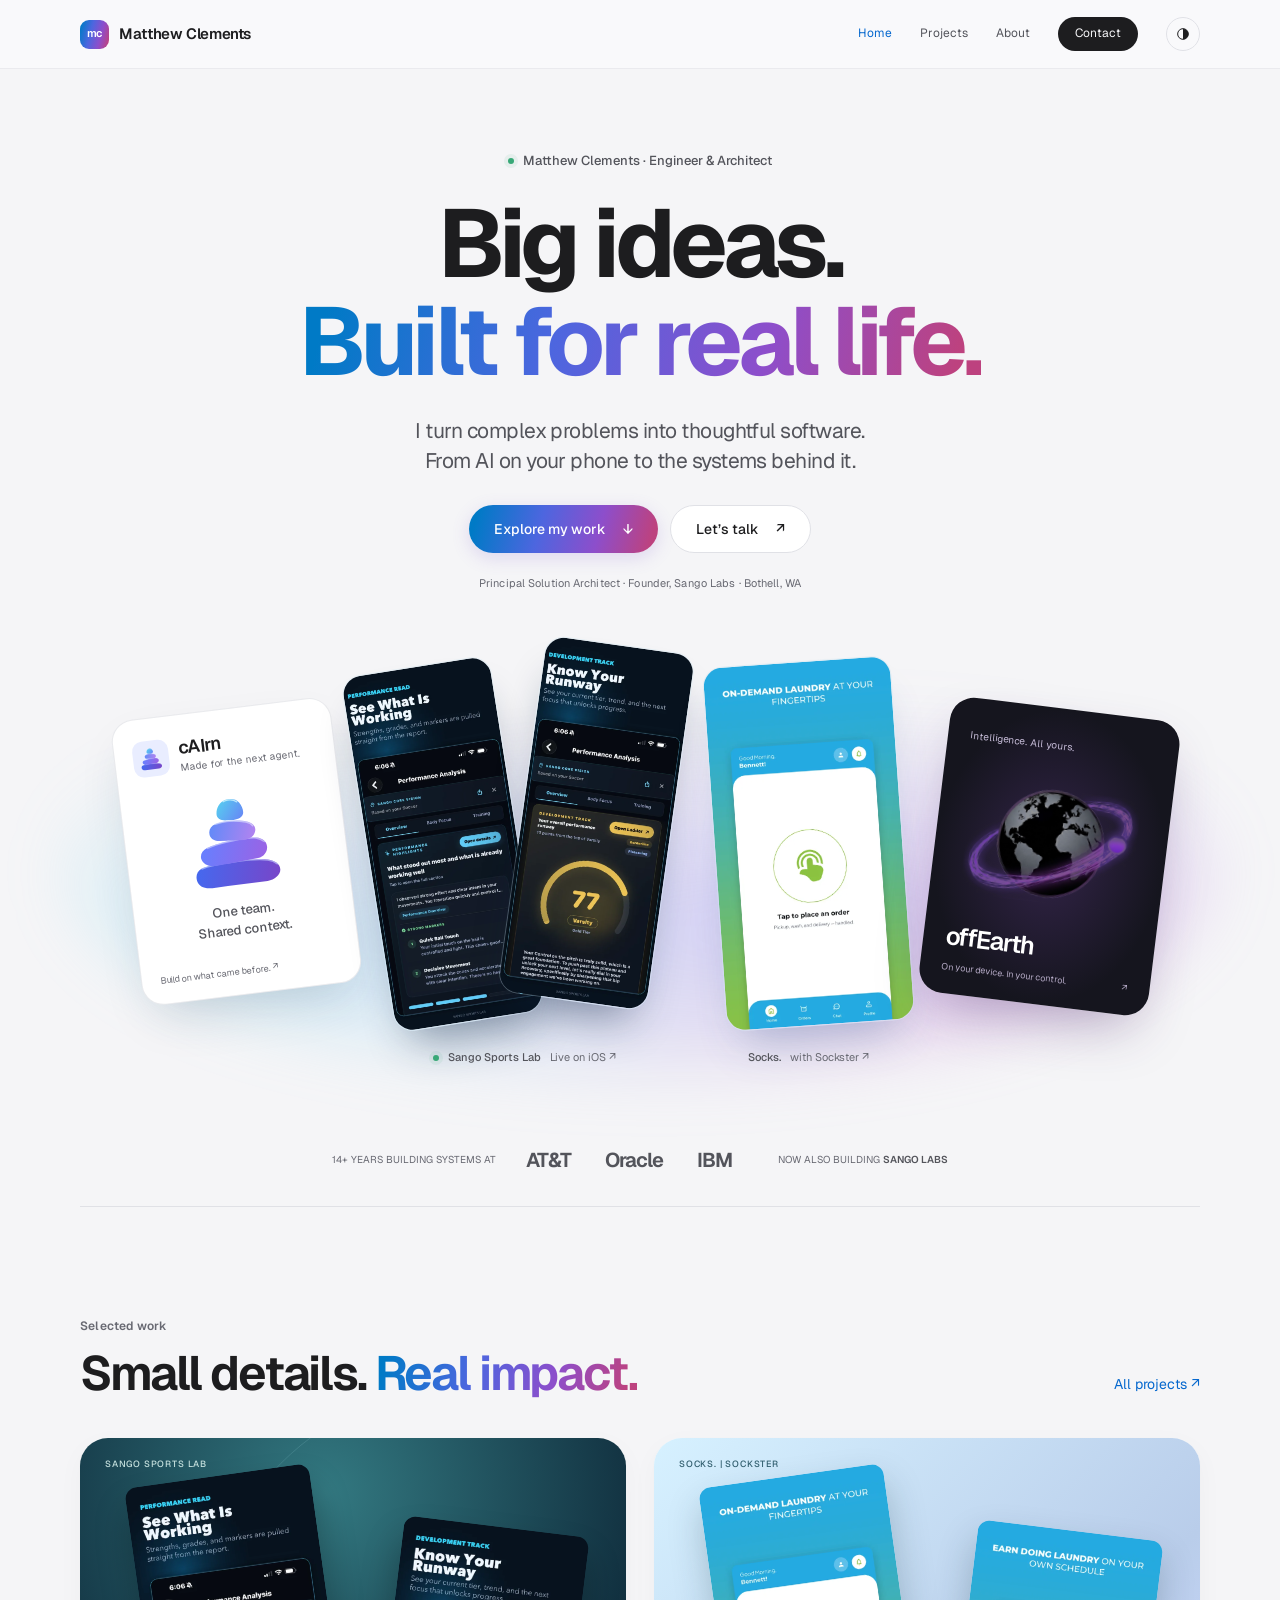
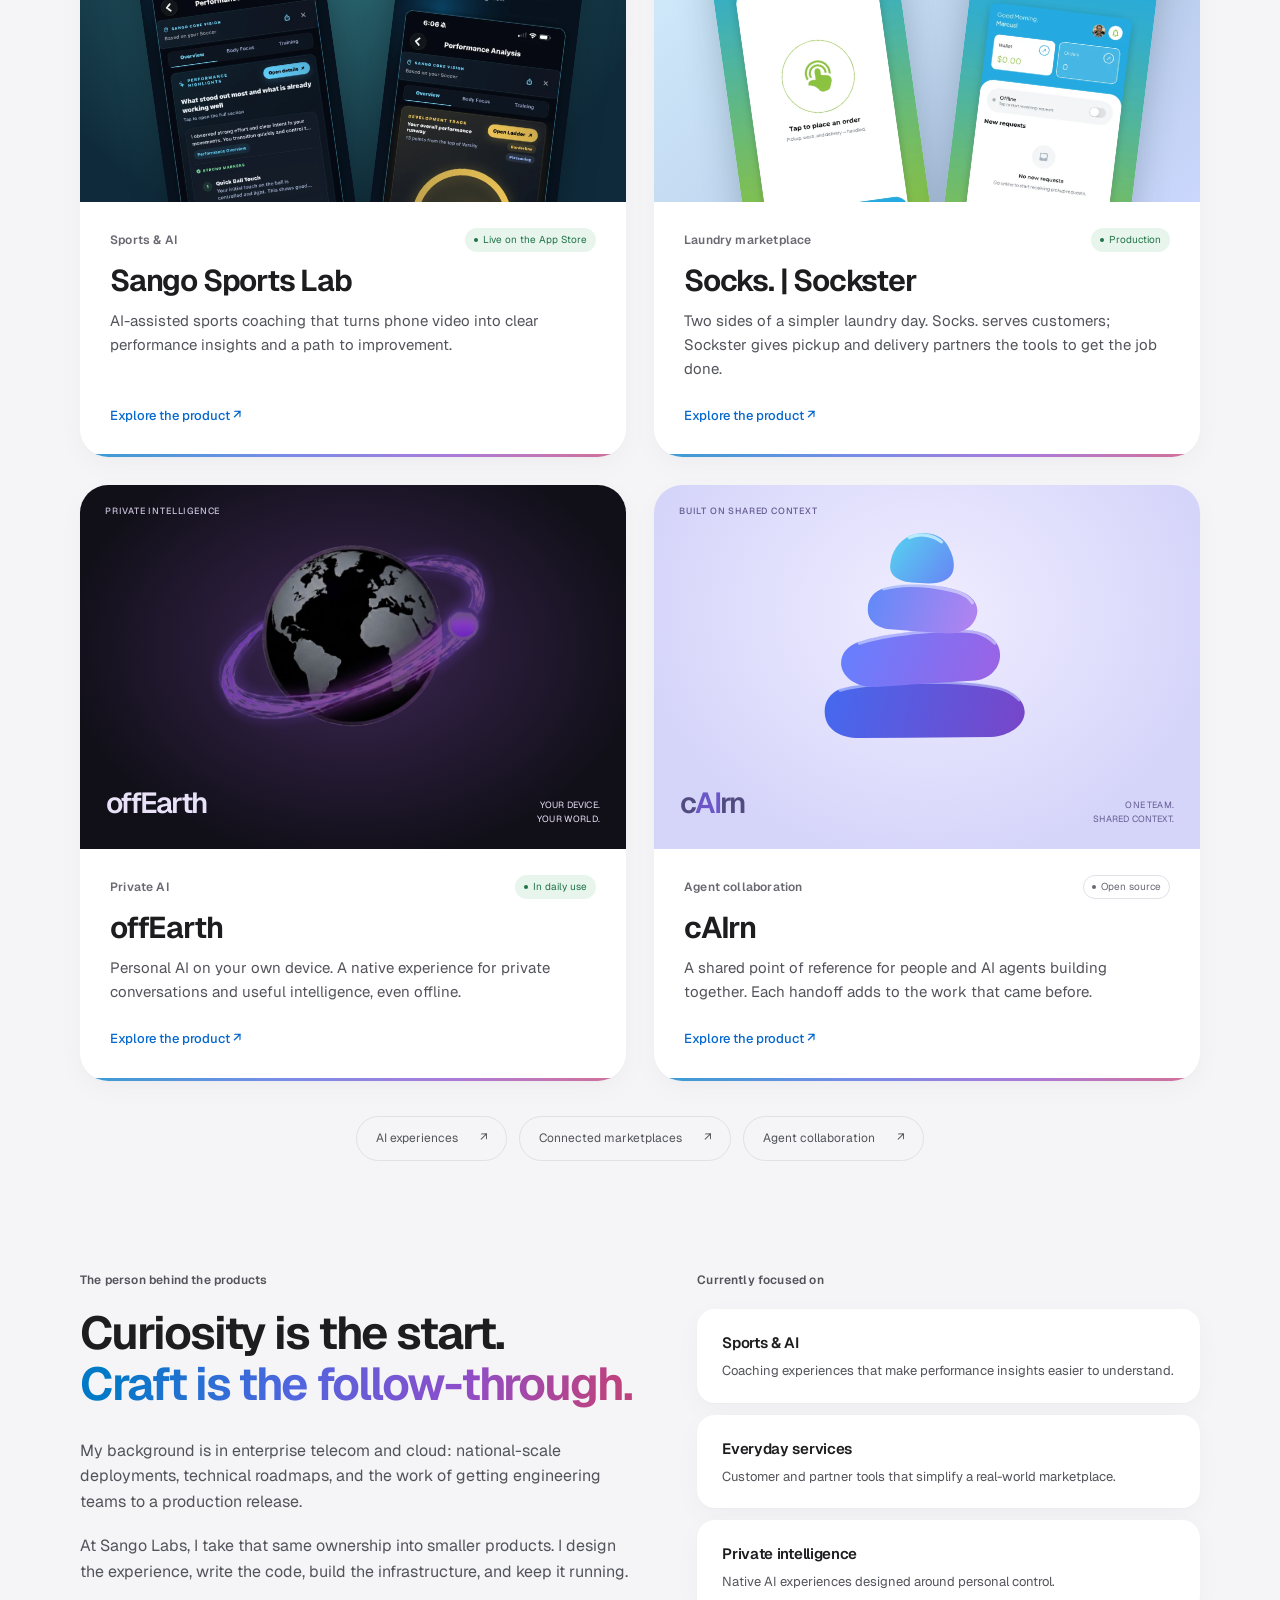
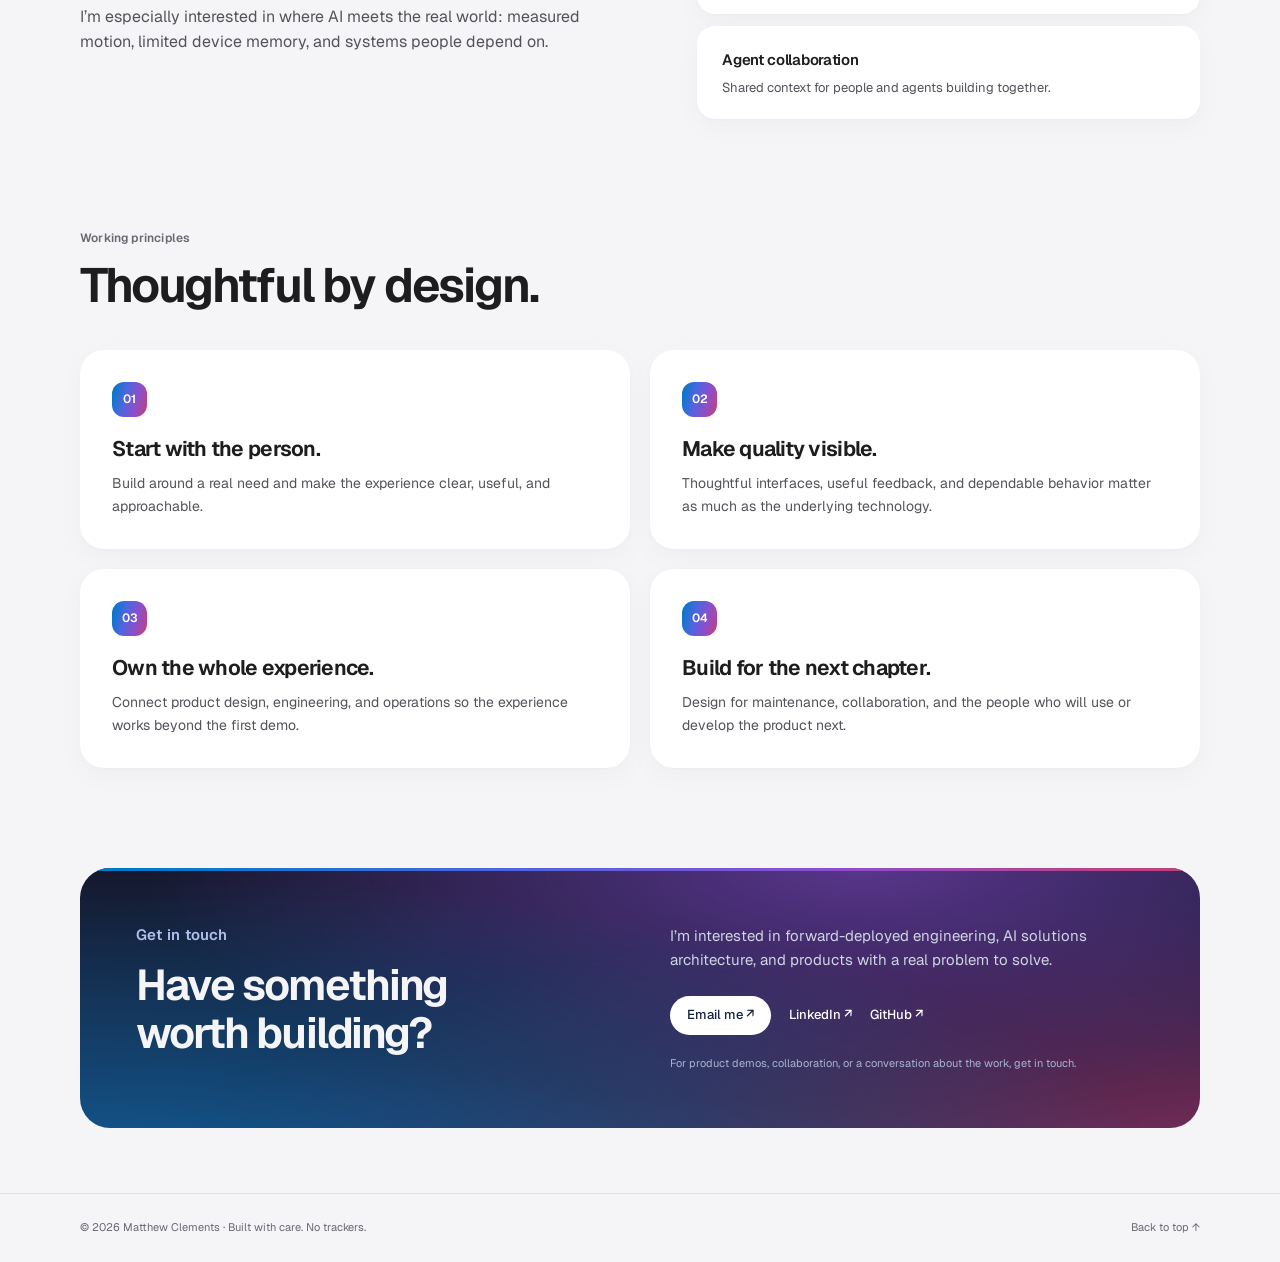
<file: index.html>
<!DOCTYPE html>

<html lang="en">
<head>
<meta charset="utf-8"/>
<meta content="width=device-width, initial-scale=1" name="viewport"/>
<title>
   Matthew Clements — Engineer, Architect &amp; Builder
  </title>
<meta content="Explore Sango Sports Lab, Socks. | Sockster, offEarth, and cAIrn: products designed and engineered by Matthew Clements." name="description"/>
<meta content="Matthew Clements" name="author"/>
<link href="https://mcclements02.github.io/" rel="canonical"/>
<meta content="website" property="og:type"/>
<meta content="Matthew Clements — Built for real life." property="og:title"/>
<meta content="Explore Sango Sports Lab, Socks. | Sockster, offEarth, and cAIrn: products designed and engineered by Matthew Clements." property="og:description"/>
<meta content="https://mcclements02.github.io/" property="og:url"/>
<meta content="https://mcclements02.github.io/assets/og-portfolio-2026.jpg" property="og:image"/>
<meta content="image/jpeg" property="og:image:type"/>
<meta content="1200" property="og:image:width"/>
<meta content="630" property="og:image:height"/>
<meta content="Matthew Clements: Big ideas. Built for real life. Featuring Sango Sports Lab, Socks. | Sockster, offEarth, and cAIrn." property="og:image:alt"/>
<meta content="Matthew Clements" property="og:site_name"/>
<meta content="summary_large_image" name="twitter:card"/>
<meta content="Matthew Clements — Built for real life." name="twitter:title"/>
<meta content="Explore Sango Sports Lab, Socks. | Sockster, offEarth, and cAIrn: products designed and engineered by Matthew Clements." name="twitter:description"/>
<meta content="https://mcclements02.github.io/assets/og-portfolio-2026.jpg" name="twitter:image"/>
<meta content="Matthew Clements: Big ideas. Built for real life. Featuring Sango Sports Lab, Socks. | Sockster, offEarth, and cAIrn." name="twitter:image:alt"/>
<link href="assets/favicon.svg" rel="icon" type="image/svg+xml"/>
<link href="https://fonts.googleapis.com" rel="preconnect"/>
<link crossorigin="" href="https://fonts.gstatic.com" rel="preconnect"/>
<link href="https://fonts.googleapis.com/css2?family=Geist:wght@400;500;600;700&amp;family=Geist+Mono:wght@400;500;600&amp;display=swap" rel="stylesheet"/>
<script>
   try{const t=localStorage.getItem('theme');if(t==='light'||t==='dark')document.documentElement.dataset.theme=t;}catch(e){}
  </script>
<link href="assets/site.css?v=20261003-final" rel="stylesheet"/>
<script defer="" src="assets/site.js?v=20261003-final">
</script>
</head>
<body id="top">
<a class="skip-link" href="#main">
   Skip to content
  </a>
<header class="nav">
<div class="wrap nav-inner">
<a aria-label="Matthew Clements — home" class="brand" href="./index.html">
<span aria-hidden="true" class="brand-mark">
      mc
     </span>
<span>
      Matthew Clements
     </span>
</a>
<div class="nav-right">
<nav aria-label="Main navigation" class="nav-links">
<a aria-current="page" href="./index.html">
       Home
      </a>
<a href="projects/index.html">
       Projects
      </a>
<a class="nav-about" href="./index.html#about">
       About
      </a>
<a href="./index.html#contact">
       Contact
      </a>
</nav>
<button aria-label="Toggle color theme" class="theme-toggle" id="theme-toggle" type="button">
<svg aria-hidden="true" viewbox="0 0 24 24">
<circle cx="12" cy="12" fill="none" r="8" stroke="currentColor" stroke-width="1.5">
</circle>
<path d="M12 4a8 8 0 0 1 0 16Z" fill="currentColor">
</path>
</svg>
</button>
</div>
</div>
</header>
<main class="wrap" id="main">
<section aria-labelledby="intro-title" class="hero">
<div class="hero-copy">
<p class="hero-eyebrow"><span aria-hidden="true" class="availability-dot"></span> Matthew Clements · Engineer &amp; Architect</p>
<h1 id="intro-title">Big ideas.<br/><span>Built for real life.</span></h1>
<p class="intro">I turn complex problems into thoughtful software.<br class="desktop-break"/> From AI on your phone to the systems behind it.</p>
<div class="hero-actions">
<a class="button button-primary" href="#work">Explore my work <span aria-hidden="true">↓</span></a>
<a class="button button-secondary" href="#contact">Let’s talk <span aria-hidden="true">↗</span></a>
</div>
<p class="location">Principal Solution Architect · Founder, Sango Labs · Bothell, WA</p>
</div>
<div aria-label="Featured products" class="product-stage">
<div aria-hidden="true" class="stage-glow"></div>
<a aria-label="Explore cAIrn, shared context for people and AI agents" class="stage-tile stage-cairn" href="projects/cairn/index.html">
<div class="stage-tile-top"><span aria-hidden="true" class="stage-app-icon"><img alt="" height="256" src="assets/cairn-logo.svg" width="256"/></span><span>cAIrn<span class="stage-subtitle">Made for the next agent.</span></span></div>
<div aria-hidden="true" class="stage-cairn-art"><img alt="" height="256" src="assets/cairn-logo.svg" width="256"/><span>One team.<br/>Shared context.</span></div>
<span class="stage-foot">Build on what came before. ↗</span>
</a>
<a aria-label="Explore Sango Sports Lab, live on the App Store" class="stage-sango" href="projects/sango/index.html">
<img alt="Sango movement analysis with personalized training feedback" class="stage-phone stage-phone-back" fetchpriority="high" height="1212" src="assets/sango-report.webp" width="560"/>
<img alt="Sango performance development track showing a score of 77" class="stage-phone stage-phone-front" height="1212" src="assets/sango-runway.webp" width="560"/>
<span class="stage-caption"><span aria-hidden="true" class="availability-dot"></span> Sango Sports Lab <span>Live on iOS ↗</span></span>
</a>
<a aria-label="Explore Socks. and Sockster, the laundry marketplace" class="stage-socks" href="projects/socks/index.html">
<img alt="Socks. customer app for on-demand laundry pickup and delivery" height="1212" src="assets/scks-customer.webp" width="560"/>
<span class="stage-caption">Socks. <span>with Sockster ↗</span></span>
</a>
<a aria-label="Explore offEarth, private on-device AI" class="stage-tile stage-offearth" href="projects/offearth/index.html">
<span class="stage-overline">Intelligence. All yours.</span>
<img alt="offEarth globe with a purple orbit" height="768" src="assets/offearth-logo.png" width="768"/>
<span class="stage-brand">offEarth</span>
<span class="stage-foot">On your device. In your control. <span aria-hidden="true">↗</span></span>
</a>
</div>
</section>
<div class="credential-strip">
<span>
     14+ YEARS BUILDING SYSTEMS AT
    </span>
<div class="employers">
<span>
      AT&amp;T
     </span>
<span>
      Oracle
     </span>
<span>
      IBM
     </span>
</div>
<span>
     NOW ALSO BUILDING
     <strong>
      SANGO LABS
     </strong>
</span>
</div>
<section aria-labelledby="work-title" class="section" id="work">
<div class="section-heading">
<div>
<p class="eyebrow">
       Selected work
      </p>
<h2 id="work-title">
       Small details. <span class="gradient-text">Real impact.</span>
      </h2>
</div>
<a href="projects/index.html">
      All projects ↗
     </a>
</div>
<div class="featured-grid"><article class="feature-card" id="sango"><a href="projects/sango/index.html"><div class="visual visual-sango"><span aria-hidden="true" class="visual-label">SANGO SPORTS LAB</span><img alt="Sango performance report" height="1212" loading="lazy" src="assets/sango-report.webp" width="560"/><img alt="Sango development insights" height="1212" loading="lazy" src="assets/sango-runway.webp" width="560"/></div><div class="feature-meta"><span class="kicker">Sports &amp; AI</span><span class="pill live">Live on the App Store</span></div><h3>Sango Sports Lab</h3><p>AI-assisted sports coaching that turns phone video into clear performance insights and a path to improvement.</p><span class="read-link">Explore the product ↗</span></a></article><article class="feature-card" id="socks"><a href="projects/socks/index.html"><div class="visual visual-scks"><span aria-hidden="true" class="visual-label">SOCKS. | SOCKSTER</span><img alt="Socks. customer app" height="1212" loading="lazy" src="assets/scks-customer.webp" width="560"/><img alt="Sockster partner app" height="1212" loading="lazy" src="assets/scks-driver.webp" width="560"/></div><div class="feature-meta"><span class="kicker">Laundry marketplace</span><span class="pill live">Production</span></div><h3>Socks. | Sockster</h3><p>Two sides of a simpler laundry day. Socks. serves customers; Sockster gives pickup and delivery partners the tools to get the job done.</p><span class="read-link">Explore the product ↗</span></a></article><article class="feature-card" id="offearth"><a href="projects/offearth/index.html"><div class="visual visual-offearth"><span aria-hidden="true" class="visual-label">PRIVATE INTELLIGENCE</span><img alt="offEarth globe with a purple orbit" class="brand-logo" height="768" loading="lazy" src="assets/offearth-logo.png" width="768"/><div aria-hidden="true" class="visual-wordmark">offEarth<small>YOUR DEVICE.<br/>YOUR WORLD.</small></div></div><div class="feature-meta"><span class="kicker">Private AI</span><span class="pill use">In daily use</span></div><h3>offEarth</h3><p>Personal AI on your own device. A native experience for private conversations and useful intelligence, even offline.</p><span class="read-link">Explore the product ↗</span></a></article><article class="feature-card" id="cairn"><a href="projects/cairn/index.html"><div class="visual visual-cairn"><span aria-hidden="true" class="visual-label">BUILT ON SHARED CONTEXT</span><img alt="cAIrn logo: four blue and violet stones stacked into a trail marker" class="cairn-logo" height="256" loading="lazy" src="assets/cairn-logo.svg" width="256"/><div aria-hidden="true" class="visual-wordmark cairn-wordmark"><span>c<span class="cairn-ai">AI</span>rn</span><small>ONE TEAM.<br/>SHARED CONTEXT.</small></div></div><div class="feature-meta"><span class="kicker">Agent collaboration</span><span class="pill">Open source</span></div><h3>cAIrn</h3><p>A shared point of reference for people and AI agents building together. Each handoff adds to the work that came before.</p><span class="read-link">Explore the product ↗</span></a></article></div>
<div class="topic-links" id="more"><a href="projects/index.html?category=ai">AI experiences <span aria-hidden="true">↗</span></a><a href="projects/index.html?category=platforms">Connected marketplaces <span aria-hidden="true">↗</span></a><a href="projects/index.html?category=tools">Agent collaboration <span aria-hidden="true">↗</span></a></div>
</section>
<section aria-labelledby="about-title" class="section about" id="about">
<div>
<p class="eyebrow">
      The person behind the products
     </p>
<h2 id="about-title">
      Curiosity is the start.<br/><span class="gradient-text">Craft is the follow-through.</span>
     </h2>
<p>
      My background is in enterprise telecom and cloud: national-scale deployments, technical roadmaps, and the work of getting engineering teams to a production release.
     </p>
<p>
      At Sango Labs, I take that same ownership into smaller products. I design the experience, write the code, build the infrastructure, and keep it running.
     </p>
<p>
      I’m especially interested in where AI meets the real world: measured motion, limited device memory, and systems people depend on.
     </p>
</div>
<div>
<p class="eyebrow" style="margin-bottom:20px">
      Currently focused on
     </p>
<ul class="focus-list">
<li>
<strong>Sports &amp; AI</strong>
<span>Coaching experiences that make performance insights easier to understand.</span>
</li>
<li>
<strong>Everyday services</strong>
<span>Customer and partner tools that simplify a real-world marketplace.</span>
</li>
<li>
<strong>Private intelligence</strong>
<span>Native AI experiences designed around personal control.</span>
</li>
<li>
<strong>Agent collaboration</strong>
<span>Shared context for people and agents building together.</span>
</li>
</ul>
</div>
</section>
<section aria-labelledby="approach-title" class="section" id="approach">
<div class="section-heading">
<div>
<p class="eyebrow">
       Working principles
      </p>
<h2 id="approach-title">
       Thoughtful by design.
      </h2>
</div>
</div>
<div class="principles">
<div class="principle">
<span class="n">
       01
      </span>
<h3>Start with the person.</h3>
<p>Build around a real need and make the experience clear, useful, and approachable.</p>
</div>
<div class="principle">
<span class="n">
       02
      </span>
<h3>Make quality visible.</h3>
<p>Thoughtful interfaces, useful feedback, and dependable behavior matter as much as the underlying technology.</p>
</div>
<div class="principle">
<span class="n">
       03
      </span>
<h3>Own the whole experience.</h3>
<p>Connect product design, engineering, and operations so the experience works beyond the first demo.</p>
</div>
<div class="principle">
<span class="n">
       04
      </span>
<h3>Build for the next chapter.</h3>
<p>Design for maintenance, collaboration, and the people who will use or develop the product next.</p>
</div>
</div>
</section>
<section aria-labelledby="contact-title" class="contact" id="contact">
<div>
<p class="eyebrow">
      Get in touch
     </p>
<h2 id="contact-title">
      Have something
      <br/>
      worth building?
     </h2>
</div>
<div>
<p>
      I’m interested in forward-deployed engineering, AI solutions architecture, and products with a real problem to solve.
     </p>
<div class="text-links">
<a href="mailto:matthew.clements02@gmail.com">
       Email me ↗
      </a>
<a href="https://www.linkedin.com/in/matthew-c-clements" rel="noopener" target="_blank">
       LinkedIn ↗
      </a>
<a href="https://github.com/mcclements02" rel="noopener" target="_blank">
       GitHub ↗
      </a>
</div>
<p class="fine">For product demos, collaboration, or a conversation about the work, get in touch.</p>
</div>
</section>
</main>
<footer>
<div class="wrap foot">
<span>
     ©
     <span id="year">
      2026
     </span>
     Matthew Clements · Built with care. No trackers.
    </span>
<a href="#top">
     Back to top ↑
    </a>
</div>
</footer>
</body>
</html>
</file>
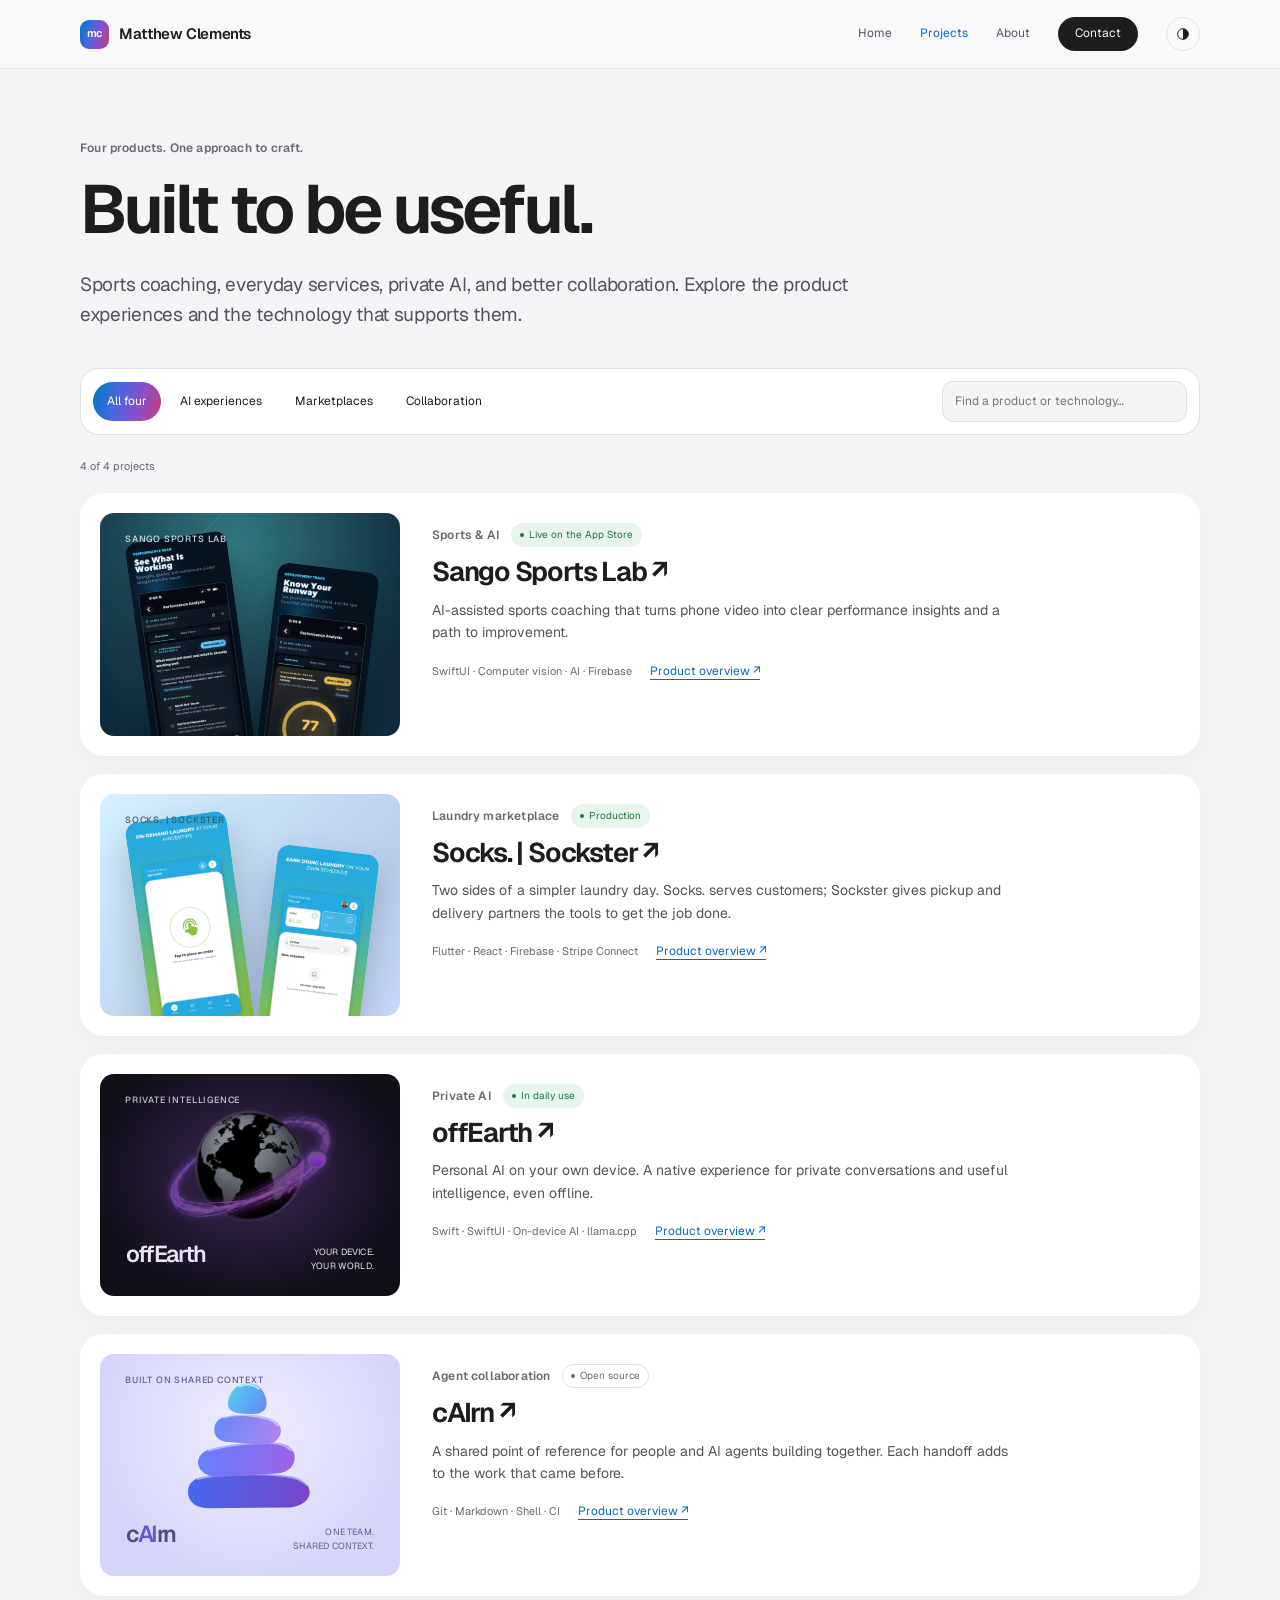
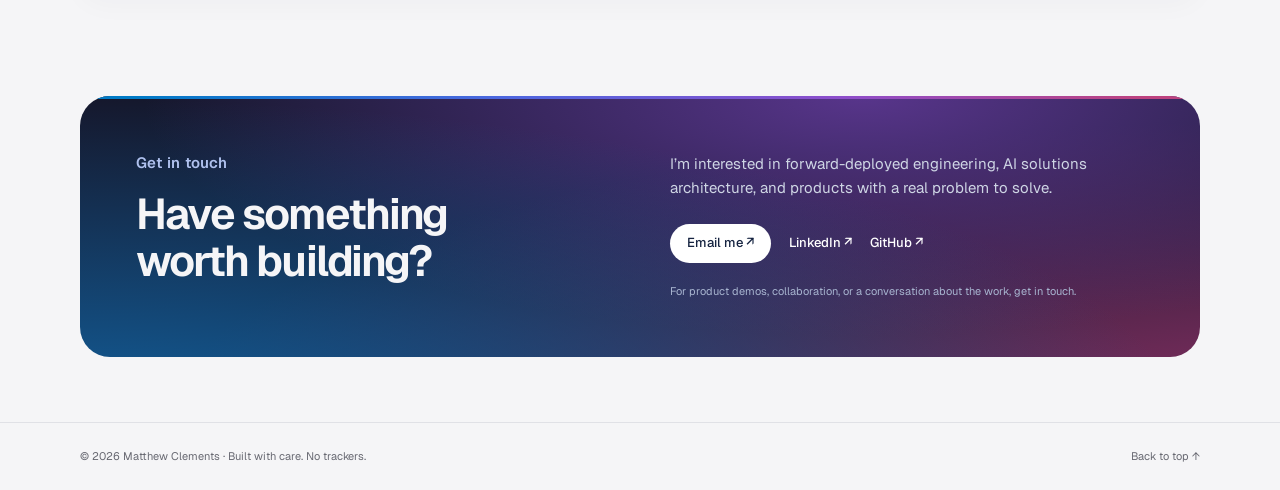
<file: projects/index.html>
<!doctype html>
<html lang="en">
<head>
<meta charset="utf-8"/>
<meta content="width=device-width, initial-scale=1" name="viewport"/>
<title>Projects — Matthew Clements</title>
<meta content="Explore Sango Sports Lab, Socks. | Sockster, offEarth, and cAIrn. Product experiences and their underlying technology." name="description"/>
<meta content="Matthew Clements" name="author"/>
<link href="https://mcclements02.github.io/projects/" rel="canonical"/>
<meta content="website" property="og:type"/>
<meta content="Projects — Matthew Clements" property="og:title"/>
<meta content="Explore Sango Sports Lab, Socks. | Sockster, offEarth, and cAIrn. Product experiences and their underlying technology." property="og:description"/>
<meta content="https://mcclements02.github.io/projects/" property="og:url"/>
<meta content="https://mcclements02.github.io/assets/og-portfolio-2026.jpg" property="og:image"/>
<meta content="image/jpeg" property="og:image:type"/>
<meta content="1200" property="og:image:width"/>
<meta content="630" property="og:image:height"/>
<meta content="Matthew Clements: Big ideas. Built for real life. Featuring Sango Sports Lab, Socks. | Sockster, offEarth, and cAIrn." property="og:image:alt"/>
<meta content="Matthew Clements" property="og:site_name"/>
<meta content="summary_large_image" name="twitter:card"/>
<meta content="Projects — Matthew Clements" name="twitter:title"/>
<meta content="Explore Sango Sports Lab, Socks. | Sockster, offEarth, and cAIrn. Product experiences and their underlying technology." name="twitter:description"/>
<meta content="https://mcclements02.github.io/assets/og-portfolio-2026.jpg" name="twitter:image"/>
<meta content="Matthew Clements: Big ideas. Built for real life. Featuring Sango Sports Lab, Socks. | Sockster, offEarth, and cAIrn." name="twitter:image:alt"/>
<link href="../assets/favicon.svg" rel="icon" type="image/svg+xml"/>
<link href="https://fonts.googleapis.com" rel="preconnect"/>
<link crossorigin="" href="https://fonts.gstatic.com" rel="preconnect"/>
<link href="https://fonts.googleapis.com/css2?family=Geist:wght@400;500;600;700&amp;family=Geist+Mono:wght@400;500;600&amp;display=swap" rel="stylesheet"/>
<script>
   try{const t=localStorage.getItem('theme');if(t==='light'||t==='dark')document.documentElement.dataset.theme=t;}catch(e){}
  </script>
<link href="../assets/site.css?v=20261003-final" rel="stylesheet"/>
<script defer="" src="../assets/site.js?v=20261003-final">
</script>
</head>
<body id="top"><a class="skip-link" href="#main">Skip to content</a><header class="nav">
<div class="wrap nav-inner">
<a aria-label="Matthew Clements — home" class="brand" href="../index.html">
<span aria-hidden="true" class="brand-mark">
      mc
     </span>
<span>
      Matthew Clements
     </span>
</a>
<div class="nav-right">
<nav aria-label="Main navigation" class="nav-links">
<a href="../index.html">
       Home
      </a>
<a aria-current="page" href="../projects/index.html">
       Projects
      </a>
<a class="nav-about" href="../index.html#about">
       About
      </a>
<a href="../index.html#contact">
       Contact
      </a>
</nav>
<button aria-label="Toggle color theme" class="theme-toggle" id="theme-toggle" type="button">
<svg aria-hidden="true" viewbox="0 0 24 24">
<circle cx="12" cy="12" fill="none" r="8" stroke="currentColor" stroke-width="1.5">
</circle>
<path d="M12 4a8 8 0 0 1 0 16Z" fill="currentColor">
</path>
</svg>
</button>
</div>
</div>
</header><main class="wrap" id="main"><section class="page-intro"><p class="eyebrow">Four products. One approach to craft.</p><h1>Built to be useful.</h1><p>Sports coaching, everyday services, private AI, and better collaboration. Explore the product experiences and the technology that supports them.</p></section><div class="project-tools" id="project-tools" hidden><div class="filters" role="group" aria-label="Filter projects by category"><button class="filter" type="button" data-filter="all" aria-pressed="true">All four</button><button class="filter" type="button" data-filter="ai" aria-pressed="false">AI experiences</button><button class="filter" type="button" data-filter="platforms" aria-pressed="false">Marketplaces</button><button class="filter" type="button" data-filter="tools" aria-pressed="false">Collaboration</button></div><label class="sr-only" for="project-search">Search projects</label><input class="search" id="project-search" type="search" placeholder="Find a product or technology…" autocomplete="off"></div><p class="result-count" id="result-count" role="status" aria-live="polite">4 of 4 projects</p><div id="project-list"><article class="project-row" id="sango" data-project data-category="ai"><div class="visual visual-sango"><span class="visual-label" aria-hidden="true">SANGO SPORTS LAB</span><img src="../assets/sango-report.webp" alt="Sango performance report" width="560" height="1212" loading="lazy"><img src="../assets/sango-runway.webp" alt="Sango development insights" width="560" height="1212" loading="lazy"></div><div class="project-info"><div class="project-topline"><span class="kicker">Sports &amp; AI</span><span class="pill live">Live on the App Store</span></div><h2><a href="sango/index.html">Sango Sports Lab ↗</a></h2><p>AI-assisted sports coaching that turns phone video into clear performance insights and a path to improvement.</p><div class="project-bottom"><span class="stack-note">SwiftUI · Computer vision · AI · Firebase</span><a href="sango/index.html">Product overview ↗</a></div></div></article><article class="project-row" id="socks" data-project data-category="platforms"><div class="visual visual-scks"><span class="visual-label" aria-hidden="true">SOCKS. | SOCKSTER</span><img src="../assets/scks-customer.webp" alt="Socks. customer app" width="560" height="1212" loading="lazy"><img src="../assets/scks-driver.webp" alt="Sockster partner app" width="560" height="1212" loading="lazy"></div><div class="project-info"><div class="project-topline"><span class="kicker">Laundry marketplace</span><span class="pill live">Production</span></div><h2><a href="socks/index.html">Socks. | Sockster ↗</a></h2><p>Two sides of a simpler laundry day. Socks. serves customers; Sockster gives pickup and delivery partners the tools to get the job done.</p><div class="project-bottom"><span class="stack-note">Flutter · React · Firebase · Stripe Connect</span><a href="socks/index.html">Product overview ↗</a></div></div></article><article class="project-row" id="offearth" data-project data-category="ai"><div class="visual visual-offearth"><span class="visual-label" aria-hidden="true">PRIVATE INTELLIGENCE</span><img class="brand-logo" src="../assets/offearth-logo.png" alt="offEarth globe with a purple orbit" width="768" height="768" loading="lazy"><div class="visual-wordmark" aria-hidden="true">offEarth<small>YOUR DEVICE.<br>YOUR WORLD.</small></div></div><div class="project-info"><div class="project-topline"><span class="kicker">Private AI</span><span class="pill use">In daily use</span></div><h2><a href="offearth/index.html">offEarth ↗</a></h2><p>Personal AI on your own device. A native experience for private conversations and useful intelligence, even offline.</p><div class="project-bottom"><span class="stack-note">Swift · SwiftUI · On-device AI · llama.cpp</span><a href="offearth/index.html">Product overview ↗</a></div></div></article><article class="project-row" id="cairn" data-project data-category="tools"><div class="visual visual-cairn"><span class="visual-label" aria-hidden="true">BUILT ON SHARED CONTEXT</span><img class="cairn-logo" src="../assets/cairn-logo.svg" alt="cAIrn logo: four blue and violet stones stacked into a trail marker" width="256" height="256" loading="lazy"><div class="visual-wordmark cairn-wordmark" aria-hidden="true"><span>c<span class="cairn-ai">AI</span>rn</span><small>ONE TEAM.<br>SHARED CONTEXT.</small></div></div><div class="project-info"><div class="project-topline"><span class="kicker">Agent collaboration</span><span class="pill ">Open source</span></div><h2><a href="cairn/index.html">cAIrn ↗</a></h2><p>A shared point of reference for people and AI agents building together. Each handoff adds to the work that came before.</p><div class="project-bottom"><span class="stack-note">Git · Markdown · Shell · CI</span><a href="cairn/index.html">Product overview ↗</a></div></div></article></div><div class="empty-results" id="empty-results" hidden><p>No projects match those filters.</p><button type="button" id="clear-filters">Clear filters and search</button></div><section aria-labelledby="contact-title" class="contact" id="contact">
<div>
<p class="eyebrow">
      Get in touch
     </p>
<h2 id="contact-title">
      Have something
      <br/>
      worth building?
     </h2>
</div>
<div>
<p>
      I’m interested in forward-deployed engineering, AI solutions architecture, and products with a real problem to solve.
     </p>
<div class="text-links">
<a href="mailto:matthew.clements02@gmail.com">
       Email me ↗
      </a>
<a href="https://www.linkedin.com/in/matthew-c-clements" rel="noopener" target="_blank">
       LinkedIn ↗
      </a>
<a href="https://github.com/mcclements02" rel="noopener" target="_blank">
       GitHub ↗
      </a>
</div>
<p class="fine">For product demos, collaboration, or a conversation about the work, get in touch.</p>
</div>
</section></main><footer>
<div class="wrap foot">
<span>
     ©
     <span id="year">
      2026
     </span>
     Matthew Clements · Built with care. No trackers.
    </span>
<a href="#top">
     Back to top ↑
    </a>
</div>
</footer></body></html>
</file>
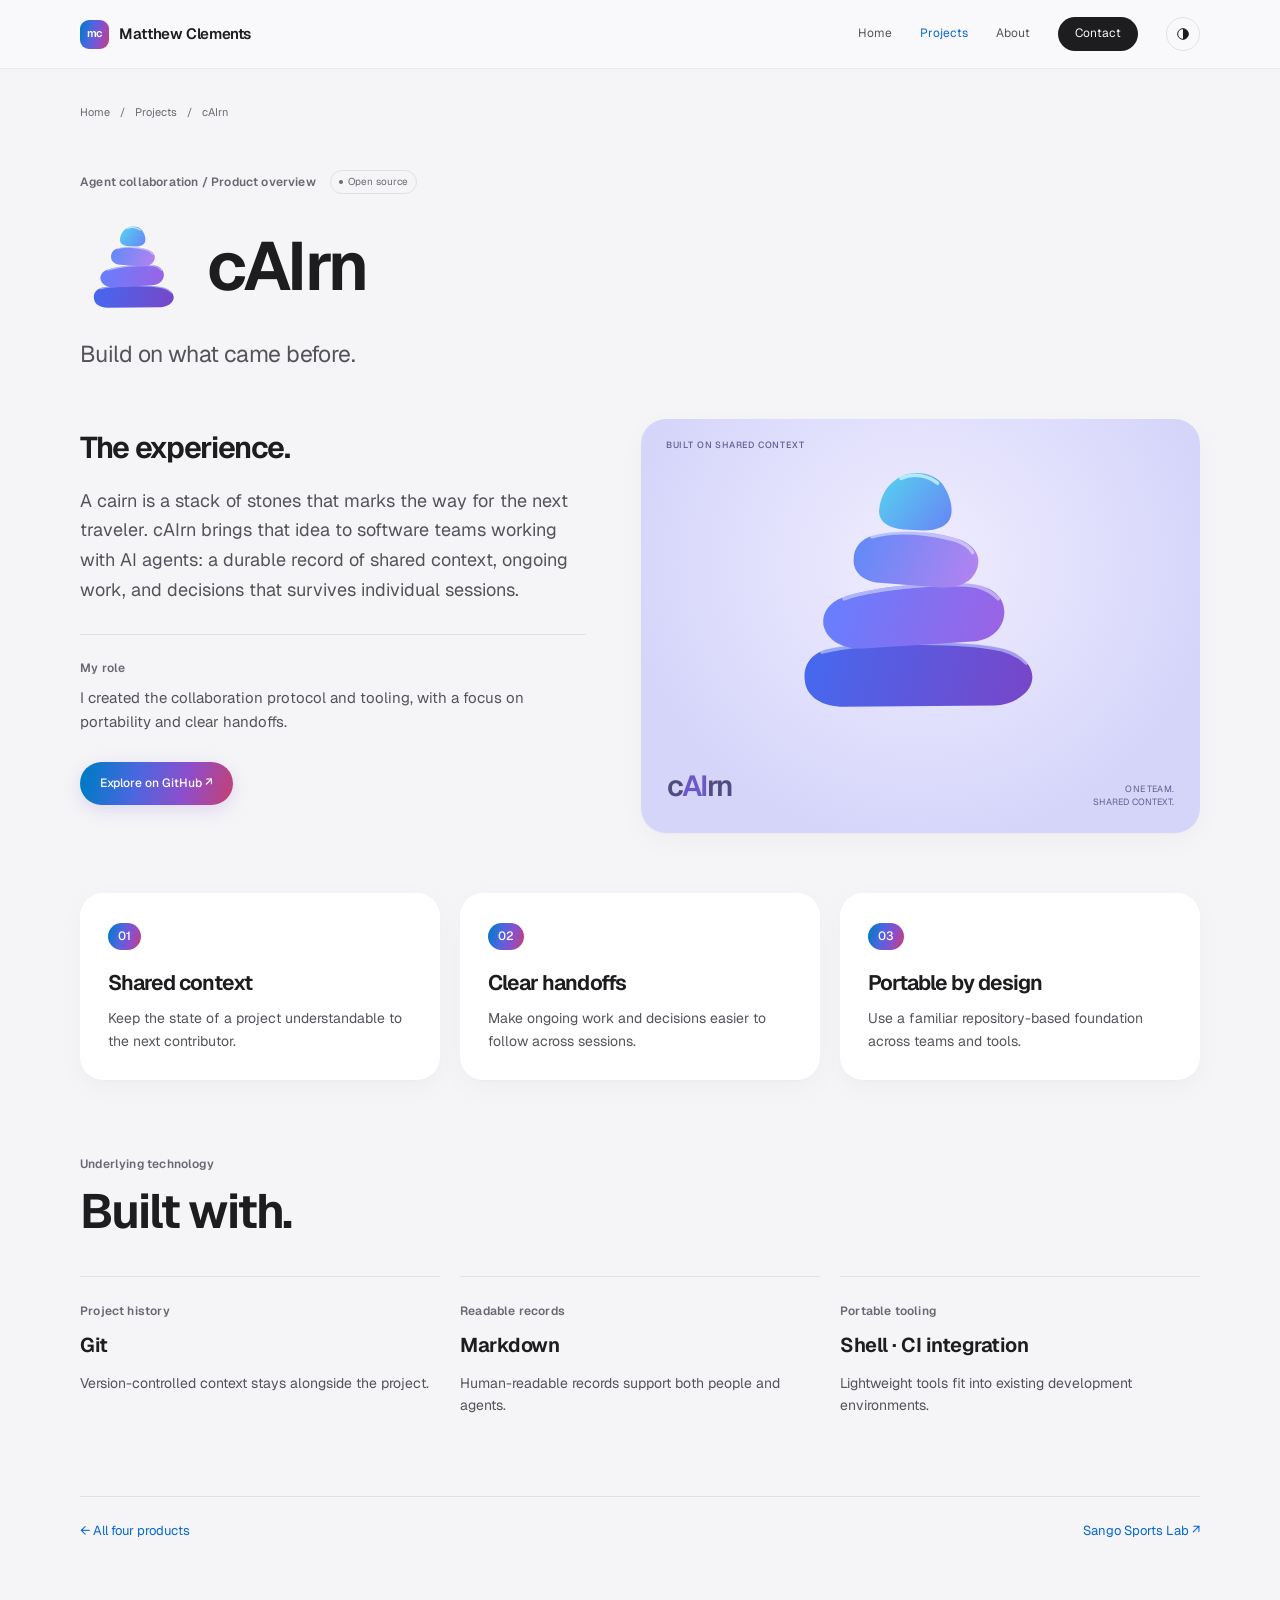
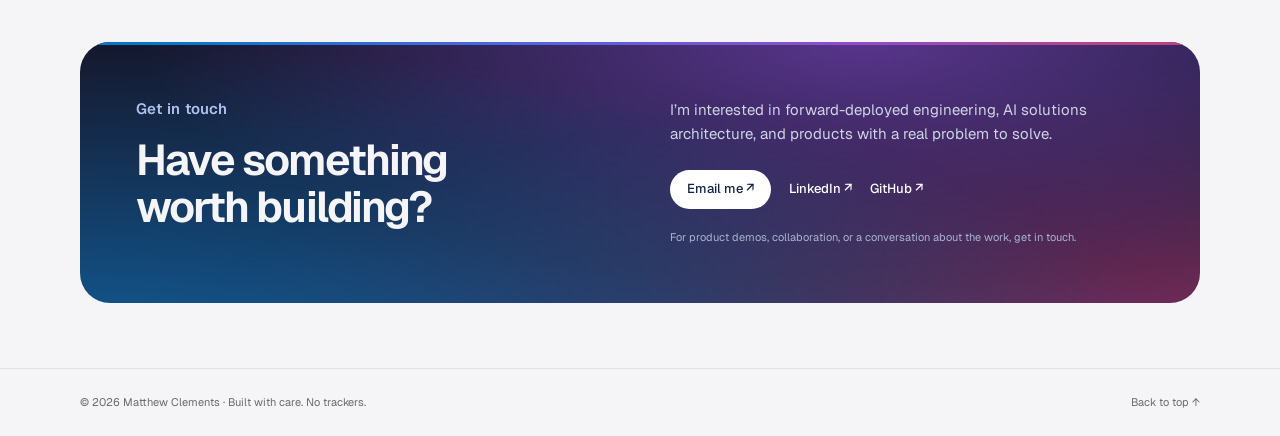
<file: projects/cairn/index.html>
<!doctype html>
<html lang="en">
<head>
<meta charset="utf-8"/>
<meta content="width=device-width, initial-scale=1" name="viewport"/>
<title>cAIrn — Matthew Clements</title>
<meta content="A shared point of reference for people and AI agents building together. Each handoff adds to the work that came before." name="description"/>
<meta content="Matthew Clements" name="author"/>
<link href="https://mcclements02.github.io/projects/cairn/" rel="canonical"/>
<meta content="website" property="og:type"/>
<meta content="cAIrn — Matthew Clements" property="og:title"/>
<meta content="A shared point of reference for people and AI agents building together. Each handoff adds to the work that came before." property="og:description"/>
<meta content="https://mcclements02.github.io/projects/cairn/" property="og:url"/>
<meta content="https://mcclements02.github.io/assets/og-portfolio-2026.jpg" property="og:image"/>
<meta content="image/jpeg" property="og:image:type"/>
<meta content="1200" property="og:image:width"/>
<meta content="630" property="og:image:height"/>
<meta content="Matthew Clements: Big ideas. Built for real life. Featuring Sango Sports Lab, Socks. | Sockster, offEarth, and cAIrn." property="og:image:alt"/>
<meta content="Matthew Clements" property="og:site_name"/>
<meta content="summary_large_image" name="twitter:card"/>
<meta content="cAIrn — Matthew Clements" name="twitter:title"/>
<meta content="A shared point of reference for people and AI agents building together. Each handoff adds to the work that came before." name="twitter:description"/>
<meta content="https://mcclements02.github.io/assets/og-portfolio-2026.jpg" name="twitter:image"/>
<meta content="Matthew Clements: Big ideas. Built for real life. Featuring Sango Sports Lab, Socks. | Sockster, offEarth, and cAIrn." name="twitter:image:alt"/>
<link href="../../assets/favicon.svg" rel="icon" type="image/svg+xml"/>
<link href="https://fonts.googleapis.com" rel="preconnect"/>
<link crossorigin="" href="https://fonts.gstatic.com" rel="preconnect"/>
<link href="https://fonts.googleapis.com/css2?family=Geist:wght@400;500;600;700&amp;family=Geist+Mono:wght@400;500;600&amp;display=swap" rel="stylesheet"/>
<script>
   try{const t=localStorage.getItem('theme');if(t==='light'||t==='dark')document.documentElement.dataset.theme=t;}catch(e){}
  </script>
<link href="../../assets/site.css?v=20261003-final" rel="stylesheet"/>
<script defer="" src="../../assets/site.js?v=20261003-final">
</script>
<link href="../../assets/cases.css?v=20261003-products-2" rel="stylesheet"/></head>
<body id="top"><a class="skip-link" href="#main">Skip to content</a><header class="nav">
<div class="wrap nav-inner">
<a aria-label="Matthew Clements — home" class="brand" href="../../index.html">
<span aria-hidden="true" class="brand-mark">
      mc
     </span>
<span>
      Matthew Clements
     </span>
</a>
<div class="nav-right">
<nav aria-label="Main navigation" class="nav-links">
<a href="../../index.html">
       Home
      </a>
<a aria-current="page" href="../../projects/index.html">
       Projects
      </a>
<a class="nav-about" href="../../index.html#about">
       About
      </a>
<a href="../../index.html#contact">
       Contact
      </a>
</nav>
<button aria-label="Toggle color theme" class="theme-toggle" id="theme-toggle" type="button">
<svg aria-hidden="true" viewbox="0 0 24 24">
<circle cx="12" cy="12" fill="none" r="8" stroke="currentColor" stroke-width="1.5">
</circle>
<path d="M12 4a8 8 0 0 1 0 16Z" fill="currentColor">
</path>
</svg>
</button>
</div>
</div>
</header><main class="wrap" id="main"><nav class="breadcrumbs" aria-label="Breadcrumb"><a href="../../index.html">Home</a><span aria-hidden="true">/</span><a href="../index.html">Projects</a><span aria-hidden="true">/</span><span aria-current="page">cAIrn</span></nav><header class="case-intro"><div class="case-heading"><p class="eyebrow">Agent collaboration / Product overview</p><span class="pill ">Open source</span></div><h1 class="brand-title"><img src="../../assets/cairn-logo.svg" alt="" width="256" height="256"><span>cAIrn</span></h1><p>Build on what came before.</p></header><section class="product-overview" aria-label="Product experience"><div class="product-story"><h2>The experience.</h2><p class="overview-lede">A cairn is a stack of stones that marks the way for the next traveler. cAIrn brings that idea to software teams working with AI agents: a durable record of shared context, ongoing work, and decisions that survives individual sessions.</p><div class="product-role"><p class="eyebrow">My role</p><p>I created the collaboration protocol and tooling, with a focus on portability and clear handoffs.</p></div><div class="product-actions"><a class="button button-primary" href="https://github.com/mcclements02/cairn" target="_blank" rel="noopener">Explore on GitHub ↗</a></div></div><figure class="product-brand-showcase"><div class="visual visual-cairn"><span class="visual-label" aria-hidden="true">BUILT ON SHARED CONTEXT</span><img class="cairn-logo" src="../../assets/cairn-logo.svg" alt="cAIrn logo: four blue and violet stones stacked into a trail marker" width="256" height="256" loading="lazy"><div class="visual-wordmark cairn-wordmark" aria-hidden="true"><span>c<span class="cairn-ai">AI</span>rn</span><small>ONE TEAM.<br>SHARED CONTEXT.</small></div></div></figure></section><section class="product-benefits" aria-label="Product highlights"><article><span class="benefit-number">01</span><h3>Shared context</h3><p>Keep the state of a project understandable to the next contributor.</p></article><article><span class="benefit-number">02</span><h3>Clear handoffs</h3><p>Make ongoing work and decisions easier to follow across sessions.</p></article><article><span class="benefit-number">03</span><h3>Portable by design</h3><p>Use a familiar repository-based foundation across teams and tools.</p></article></section><section class="technology-section" aria-labelledby="technology-title"><div class="section-heading"><div><p class="eyebrow">Underlying technology</p><h2 id="technology-title">Built with.</h2></div></div><div class="technology-grid"><article class="technology-card"><p class="eyebrow">Project history</p><h3>Git</h3><p>Version-controlled context stays alongside the project.</p></article><article class="technology-card"><p class="eyebrow">Readable records</p><h3>Markdown</h3><p>Human-readable records support both people and agents.</p></article><article class="technology-card"><p class="eyebrow">Portable tooling</p><h3>Shell · CI integration</h3><p>Lightweight tools fit into existing development environments.</p></article></div></section><nav class="project-next" aria-label="More products"><a href="../index.html">← All four products</a><a href="../sango/index.html">Sango Sports Lab ↗</a></nav><section aria-labelledby="contact-title" class="contact" id="contact">
<div>
<p class="eyebrow">
      Get in touch
     </p>
<h2 id="contact-title">
      Have something
      <br/>
      worth building?
     </h2>
</div>
<div>
<p>
      I’m interested in forward-deployed engineering, AI solutions architecture, and products with a real problem to solve.
     </p>
<div class="text-links">
<a href="mailto:matthew.clements02@gmail.com">
       Email me ↗
      </a>
<a href="https://www.linkedin.com/in/matthew-c-clements" rel="noopener" target="_blank">
       LinkedIn ↗
      </a>
<a href="https://github.com/mcclements02" rel="noopener" target="_blank">
       GitHub ↗
      </a>
</div>
<p class="fine">For product demos, collaboration, or a conversation about the work, get in touch.</p>
</div>
</section></main><footer>
<div class="wrap foot">
<span>
     ©
     <span id="year">
      2026
     </span>
     Matthew Clements · Built with care. No trackers.
    </span>
<a href="#top">
     Back to top ↑
    </a>
</div>
</footer></body></html>
</file>
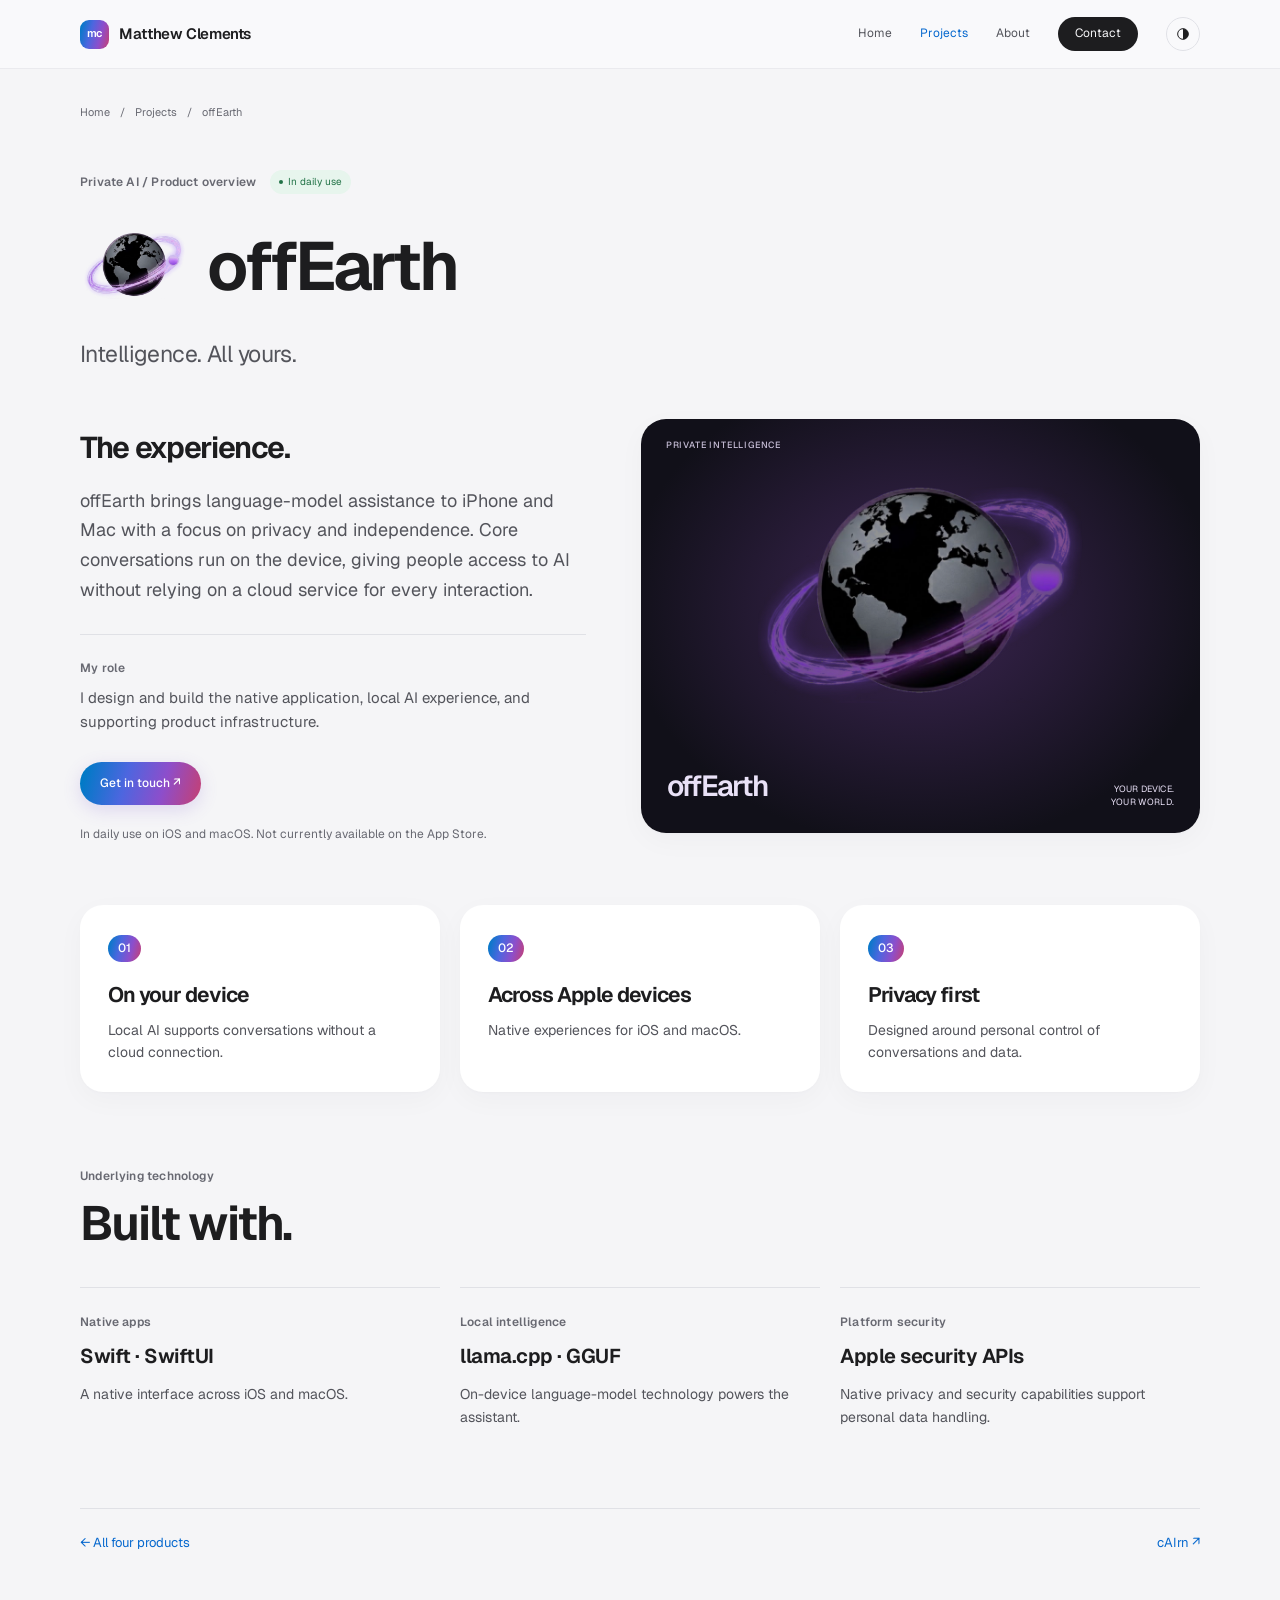
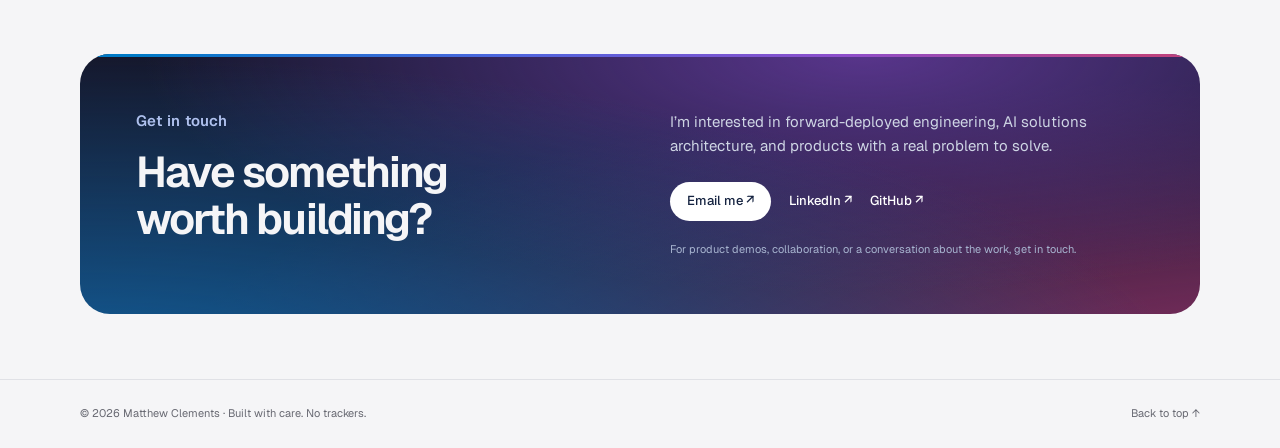
<file: projects/offearth/index.html>
<!doctype html>
<html lang="en">
<head>
<meta charset="utf-8"/>
<meta content="width=device-width, initial-scale=1" name="viewport"/>
<title>offEarth — Matthew Clements</title>
<meta content="Personal AI on your own device. A native experience for private conversations and useful intelligence, even offline." name="description"/>
<meta content="Matthew Clements" name="author"/>
<link href="https://mcclements02.github.io/projects/offearth/" rel="canonical"/>
<meta content="website" property="og:type"/>
<meta content="offEarth — Matthew Clements" property="og:title"/>
<meta content="Personal AI on your own device. A native experience for private conversations and useful intelligence, even offline." property="og:description"/>
<meta content="https://mcclements02.github.io/projects/offearth/" property="og:url"/>
<meta content="https://mcclements02.github.io/assets/og-portfolio-2026.jpg" property="og:image"/>
<meta content="image/jpeg" property="og:image:type"/>
<meta content="1200" property="og:image:width"/>
<meta content="630" property="og:image:height"/>
<meta content="Matthew Clements: Big ideas. Built for real life. Featuring Sango Sports Lab, Socks. | Sockster, offEarth, and cAIrn." property="og:image:alt"/>
<meta content="Matthew Clements" property="og:site_name"/>
<meta content="summary_large_image" name="twitter:card"/>
<meta content="offEarth — Matthew Clements" name="twitter:title"/>
<meta content="Personal AI on your own device. A native experience for private conversations and useful intelligence, even offline." name="twitter:description"/>
<meta content="https://mcclements02.github.io/assets/og-portfolio-2026.jpg" name="twitter:image"/>
<meta content="Matthew Clements: Big ideas. Built for real life. Featuring Sango Sports Lab, Socks. | Sockster, offEarth, and cAIrn." name="twitter:image:alt"/>
<link href="../../assets/favicon.svg" rel="icon" type="image/svg+xml"/>
<link href="https://fonts.googleapis.com" rel="preconnect"/>
<link crossorigin="" href="https://fonts.gstatic.com" rel="preconnect"/>
<link href="https://fonts.googleapis.com/css2?family=Geist:wght@400;500;600;700&amp;family=Geist+Mono:wght@400;500;600&amp;display=swap" rel="stylesheet"/>
<script>
   try{const t=localStorage.getItem('theme');if(t==='light'||t==='dark')document.documentElement.dataset.theme=t;}catch(e){}
  </script>
<link href="../../assets/site.css?v=20261003-final" rel="stylesheet"/>
<script defer="" src="../../assets/site.js?v=20261003-final">
</script>
<link href="../../assets/cases.css?v=20261003-products-2" rel="stylesheet"/></head>
<body id="top"><a class="skip-link" href="#main">Skip to content</a><header class="nav">
<div class="wrap nav-inner">
<a aria-label="Matthew Clements — home" class="brand" href="../../index.html">
<span aria-hidden="true" class="brand-mark">
      mc
     </span>
<span>
      Matthew Clements
     </span>
</a>
<div class="nav-right">
<nav aria-label="Main navigation" class="nav-links">
<a href="../../index.html">
       Home
      </a>
<a aria-current="page" href="../../projects/index.html">
       Projects
      </a>
<a class="nav-about" href="../../index.html#about">
       About
      </a>
<a href="../../index.html#contact">
       Contact
      </a>
</nav>
<button aria-label="Toggle color theme" class="theme-toggle" id="theme-toggle" type="button">
<svg aria-hidden="true" viewbox="0 0 24 24">
<circle cx="12" cy="12" fill="none" r="8" stroke="currentColor" stroke-width="1.5">
</circle>
<path d="M12 4a8 8 0 0 1 0 16Z" fill="currentColor">
</path>
</svg>
</button>
</div>
</div>
</header><main class="wrap" id="main"><nav class="breadcrumbs" aria-label="Breadcrumb"><a href="../../index.html">Home</a><span aria-hidden="true">/</span><a href="../index.html">Projects</a><span aria-hidden="true">/</span><span aria-current="page">offEarth</span></nav><header class="case-intro"><div class="case-heading"><p class="eyebrow">Private AI / Product overview</p><span class="pill use">In daily use</span></div><h1 class="brand-title"><img src="../../assets/offearth-logo.png" alt="" width="256" height="256"><span>offEarth</span></h1><p>Intelligence. All yours.</p></header><section class="product-overview" aria-label="Product experience"><div class="product-story"><h2>The experience.</h2><p class="overview-lede">offEarth brings language-model assistance to iPhone and Mac with a focus on privacy and independence. Core conversations run on the device, giving people access to AI without relying on a cloud service for every interaction.</p><div class="product-role"><p class="eyebrow">My role</p><p>I design and build the native application, local AI experience, and supporting product infrastructure.</p></div><div class="product-actions"><a class="button button-primary" href="#contact">Get in touch ↗</a></div><p class="product-status">In daily use on iOS and macOS. Not currently available on the App Store.</p></div><figure class="product-brand-showcase"><div class="visual visual-offearth"><span class="visual-label" aria-hidden="true">PRIVATE INTELLIGENCE</span><img class="brand-logo" src="../../assets/offearth-logo.png" alt="offEarth globe with a purple orbit" width="768" height="768" loading="lazy"><div class="visual-wordmark" aria-hidden="true">offEarth<small>YOUR DEVICE.<br>YOUR WORLD.</small></div></div></figure></section><section class="product-benefits" aria-label="Product highlights"><article><span class="benefit-number">01</span><h3>On your device</h3><p>Local AI supports conversations without a cloud connection.</p></article><article><span class="benefit-number">02</span><h3>Across Apple devices</h3><p>Native experiences for iOS and macOS.</p></article><article><span class="benefit-number">03</span><h3>Privacy first</h3><p>Designed around personal control of conversations and data.</p></article></section><section class="technology-section" aria-labelledby="technology-title"><div class="section-heading"><div><p class="eyebrow">Underlying technology</p><h2 id="technology-title">Built with.</h2></div></div><div class="technology-grid"><article class="technology-card"><p class="eyebrow">Native apps</p><h3>Swift · SwiftUI</h3><p>A native interface across iOS and macOS.</p></article><article class="technology-card"><p class="eyebrow">Local intelligence</p><h3>llama.cpp · GGUF</h3><p>On-device language-model technology powers the assistant.</p></article><article class="technology-card"><p class="eyebrow">Platform security</p><h3>Apple security APIs</h3><p>Native privacy and security capabilities support personal data handling.</p></article></div></section><nav class="project-next" aria-label="More products"><a href="../index.html">← All four products</a><a href="../cairn/index.html">cAIrn ↗</a></nav><section aria-labelledby="contact-title" class="contact" id="contact">
<div>
<p class="eyebrow">
      Get in touch
     </p>
<h2 id="contact-title">
      Have something
      <br/>
      worth building?
     </h2>
</div>
<div>
<p>
      I’m interested in forward-deployed engineering, AI solutions architecture, and products with a real problem to solve.
     </p>
<div class="text-links">
<a href="mailto:matthew.clements02@gmail.com">
       Email me ↗
      </a>
<a href="https://www.linkedin.com/in/matthew-c-clements" rel="noopener" target="_blank">
       LinkedIn ↗
      </a>
<a href="https://github.com/mcclements02" rel="noopener" target="_blank">
       GitHub ↗
      </a>
</div>
<p class="fine">For product demos, collaboration, or a conversation about the work, get in touch.</p>
</div>
</section></main><footer>
<div class="wrap foot">
<span>
     ©
     <span id="year">
      2026
     </span>
     Matthew Clements · Built with care. No trackers.
    </span>
<a href="#top">
     Back to top ↑
    </a>
</div>
</footer></body></html>
</file>
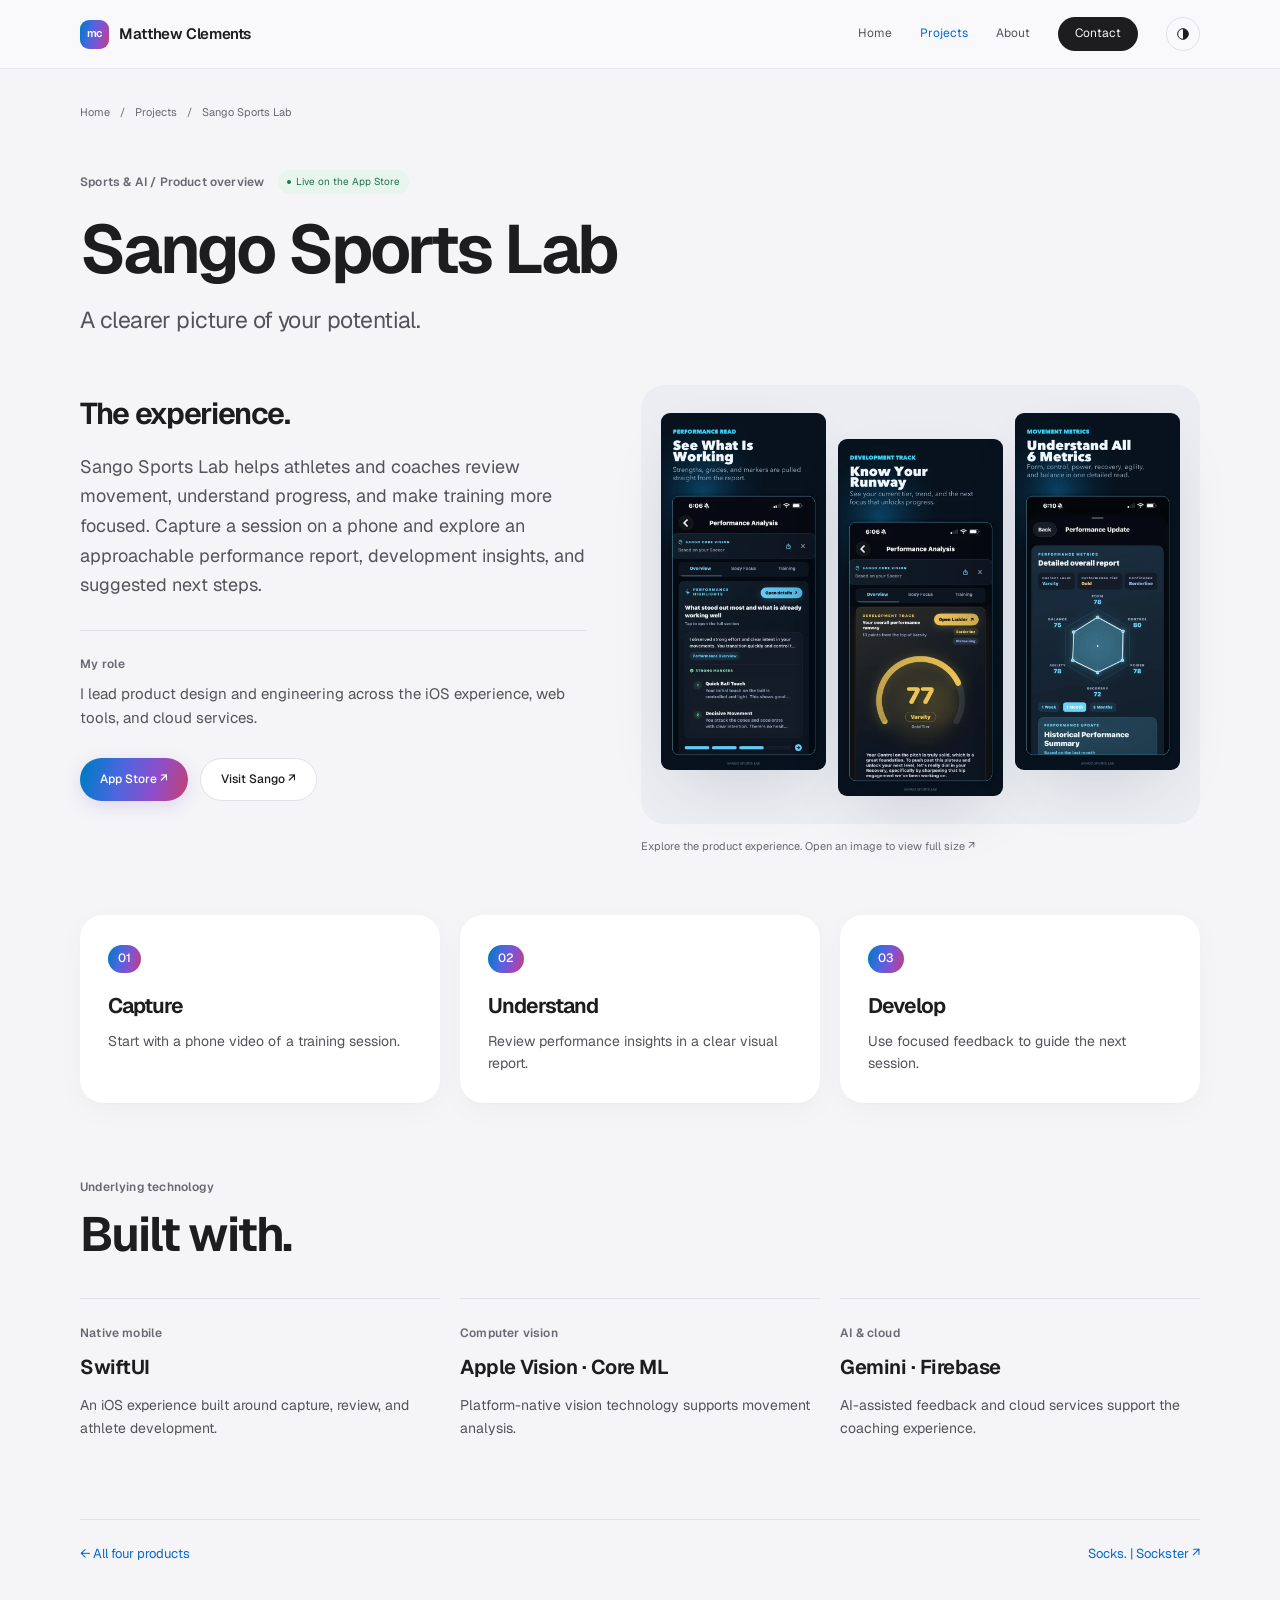
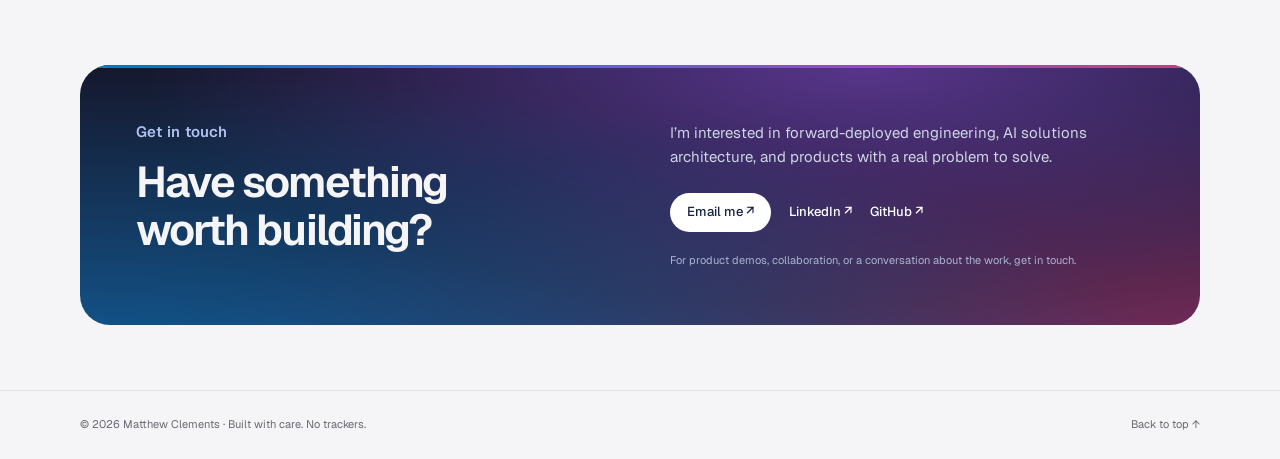
<file: projects/sango/index.html>
<!doctype html>
<html lang="en">
<head>
<meta charset="utf-8"/>
<meta content="width=device-width, initial-scale=1" name="viewport"/>
<title>Sango Sports Lab — Matthew Clements</title>
<meta content="AI-assisted sports coaching that turns phone video into clear performance insights and a path to improvement." name="description"/>
<meta content="Matthew Clements" name="author"/>
<link href="https://mcclements02.github.io/projects/sango/" rel="canonical"/>
<meta content="website" property="og:type"/>
<meta content="Sango Sports Lab — Matthew Clements" property="og:title"/>
<meta content="AI-assisted sports coaching that turns phone video into clear performance insights and a path to improvement." property="og:description"/>
<meta content="https://mcclements02.github.io/projects/sango/" property="og:url"/>
<meta content="https://mcclements02.github.io/assets/og-portfolio-2026.jpg" property="og:image"/>
<meta content="image/jpeg" property="og:image:type"/>
<meta content="1200" property="og:image:width"/>
<meta content="630" property="og:image:height"/>
<meta content="Matthew Clements: Big ideas. Built for real life. Featuring Sango Sports Lab, Socks. | Sockster, offEarth, and cAIrn." property="og:image:alt"/>
<meta content="Matthew Clements" property="og:site_name"/>
<meta content="summary_large_image" name="twitter:card"/>
<meta content="Sango Sports Lab — Matthew Clements" name="twitter:title"/>
<meta content="AI-assisted sports coaching that turns phone video into clear performance insights and a path to improvement." name="twitter:description"/>
<meta content="https://mcclements02.github.io/assets/og-portfolio-2026.jpg" name="twitter:image"/>
<meta content="Matthew Clements: Big ideas. Built for real life. Featuring Sango Sports Lab, Socks. | Sockster, offEarth, and cAIrn." name="twitter:image:alt"/>
<link href="../../assets/favicon.svg" rel="icon" type="image/svg+xml"/>
<link href="https://fonts.googleapis.com" rel="preconnect"/>
<link crossorigin="" href="https://fonts.gstatic.com" rel="preconnect"/>
<link href="https://fonts.googleapis.com/css2?family=Geist:wght@400;500;600;700&amp;family=Geist+Mono:wght@400;500;600&amp;display=swap" rel="stylesheet"/>
<script>
   try{const t=localStorage.getItem('theme');if(t==='light'||t==='dark')document.documentElement.dataset.theme=t;}catch(e){}
  </script>
<link href="../../assets/site.css?v=20261003-final" rel="stylesheet"/>
<script defer="" src="../../assets/site.js?v=20261003-final">
</script>
<link href="../../assets/cases.css?v=20261003-products-2" rel="stylesheet"/></head>
<body id="top"><a class="skip-link" href="#main">Skip to content</a><header class="nav">
<div class="wrap nav-inner">
<a aria-label="Matthew Clements — home" class="brand" href="../../index.html">
<span aria-hidden="true" class="brand-mark">
      mc
     </span>
<span>
      Matthew Clements
     </span>
</a>
<div class="nav-right">
<nav aria-label="Main navigation" class="nav-links">
<a href="../../index.html">
       Home
      </a>
<a aria-current="page" href="../../projects/index.html">
       Projects
      </a>
<a class="nav-about" href="../../index.html#about">
       About
      </a>
<a href="../../index.html#contact">
       Contact
      </a>
</nav>
<button aria-label="Toggle color theme" class="theme-toggle" id="theme-toggle" type="button">
<svg aria-hidden="true" viewbox="0 0 24 24">
<circle cx="12" cy="12" fill="none" r="8" stroke="currentColor" stroke-width="1.5">
</circle>
<path d="M12 4a8 8 0 0 1 0 16Z" fill="currentColor">
</path>
</svg>
</button>
</div>
</div>
</header><main class="wrap" id="main"><nav class="breadcrumbs" aria-label="Breadcrumb"><a href="../../index.html">Home</a><span aria-hidden="true">/</span><a href="../index.html">Projects</a><span aria-hidden="true">/</span><span aria-current="page">Sango Sports Lab</span></nav><header class="case-intro"><div class="case-heading"><p class="eyebrow">Sports &amp; AI / Product overview</p><span class="pill live">Live on the App Store</span></div><h1 class="brand-title"><span>Sango Sports Lab</span></h1><p>A clearer picture of your potential.</p></header><section class="product-overview" aria-label="Product experience"><div class="product-story"><h2>The experience.</h2><p class="overview-lede">Sango Sports Lab helps athletes and coaches review movement, understand progress, and make training more focused. Capture a session on a phone and explore an approachable performance report, development insights, and suggested next steps.</p><div class="product-role"><p class="eyebrow">My role</p><p>I lead product design and engineering across the iOS experience, web tools, and cloud services.</p></div><div class="product-actions"><a class="button button-primary" href="https://apps.apple.com/us/app/sango-sports-lab/id6760807570" target="_blank" rel="noopener">App Store ↗</a><a class="button button-secondary" href="https://sangosportslab.com" target="_blank" rel="noopener">Visit Sango ↗</a></div></div><figure class="product-gallery"><div class="gallery-images"><a href="../../assets/sango-report.webp" target="_blank" rel="noopener"><img src="../../assets/sango-report.webp" alt="Sango performance report" width="560" height="1212" loading="lazy"></a><a href="../../assets/sango-runway.webp" target="_blank" rel="noopener"><img src="../../assets/sango-runway.webp" alt="Sango development insights" width="560" height="1212" loading="lazy"></a><a href="../../assets/sango-metrics.webp" target="_blank" rel="noopener"><img src="../../assets/sango-metrics.webp" alt="Sango movement metrics" width="560" height="1212" loading="lazy"></a></div><figcaption>Explore the product experience. Open an image to view full size ↗</figcaption></figure></section><section class="product-benefits" aria-label="Product highlights"><article><span class="benefit-number">01</span><h3>Capture</h3><p>Start with a phone video of a training session.</p></article><article><span class="benefit-number">02</span><h3>Understand</h3><p>Review performance insights in a clear visual report.</p></article><article><span class="benefit-number">03</span><h3>Develop</h3><p>Use focused feedback to guide the next session.</p></article></section><section class="technology-section" aria-labelledby="technology-title"><div class="section-heading"><div><p class="eyebrow">Underlying technology</p><h2 id="technology-title">Built with.</h2></div></div><div class="technology-grid"><article class="technology-card"><p class="eyebrow">Native mobile</p><h3>SwiftUI</h3><p>An iOS experience built around capture, review, and athlete development.</p></article><article class="technology-card"><p class="eyebrow">Computer vision</p><h3>Apple Vision · Core ML</h3><p>Platform-native vision technology supports movement analysis.</p></article><article class="technology-card"><p class="eyebrow">AI & cloud</p><h3>Gemini · Firebase</h3><p>AI-assisted feedback and cloud services support the coaching experience.</p></article></div></section><nav class="project-next" aria-label="More products"><a href="../index.html">← All four products</a><a href="../socks/index.html">Socks. | Sockster ↗</a></nav><section aria-labelledby="contact-title" class="contact" id="contact">
<div>
<p class="eyebrow">
      Get in touch
     </p>
<h2 id="contact-title">
      Have something
      <br/>
      worth building?
     </h2>
</div>
<div>
<p>
      I’m interested in forward-deployed engineering, AI solutions architecture, and products with a real problem to solve.
     </p>
<div class="text-links">
<a href="mailto:matthew.clements02@gmail.com">
       Email me ↗
      </a>
<a href="https://www.linkedin.com/in/matthew-c-clements" rel="noopener" target="_blank">
       LinkedIn ↗
      </a>
<a href="https://github.com/mcclements02" rel="noopener" target="_blank">
       GitHub ↗
      </a>
</div>
<p class="fine">For product demos, collaboration, or a conversation about the work, get in touch.</p>
</div>
</section></main><footer>
<div class="wrap foot">
<span>
     ©
     <span id="year">
      2026
     </span>
     Matthew Clements · Built with care. No trackers.
    </span>
<a href="#top">
     Back to top ↑
    </a>
</div>
</footer></body></html>
</file>
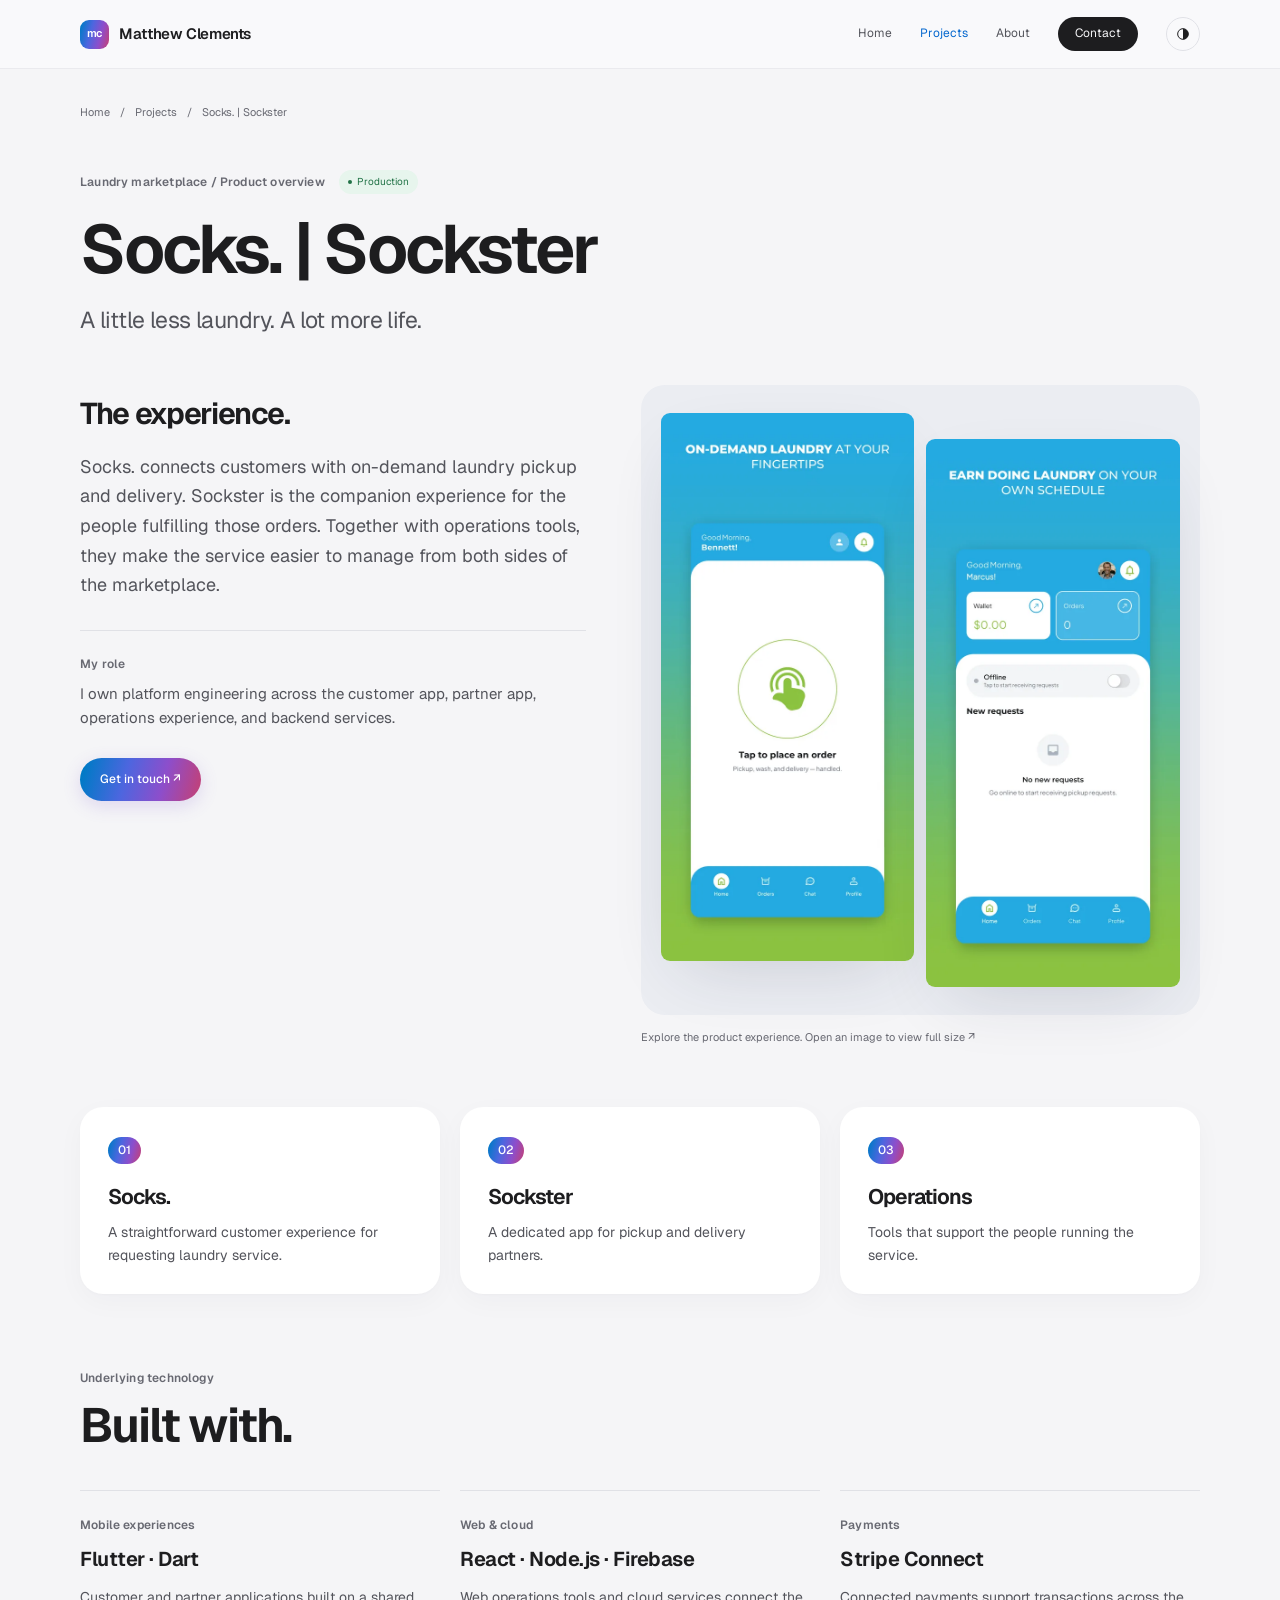
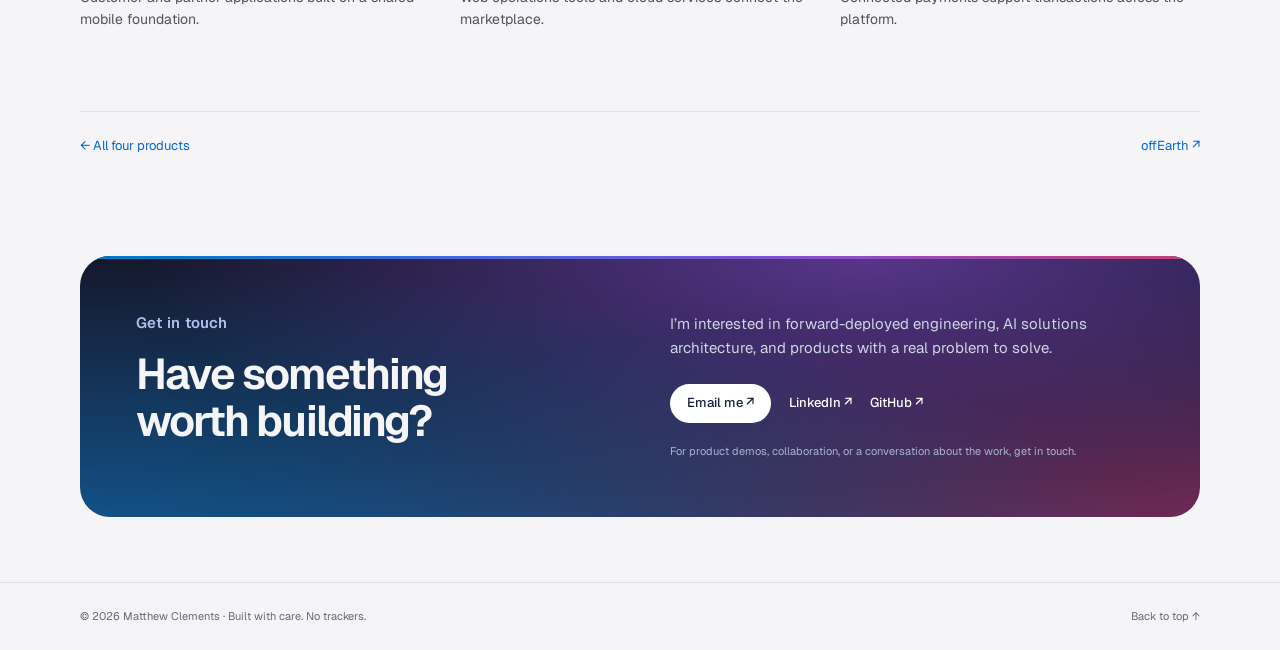
<file: projects/scks/index.html>
<!doctype html>
<html lang="en"><head><meta charset="utf-8"><meta name="viewport" content="width=device-width,initial-scale=1"><title>Socks. | Sockster — Matthew Clements</title><meta http-equiv="refresh" content="0;url=../socks/index.html"><link rel="canonical" href="https://mcclements02.github.io/projects/socks/"></head><body><p>Explore <a href="../socks/index.html">Socks. | Sockster</a>.</p></body></html>
</file>
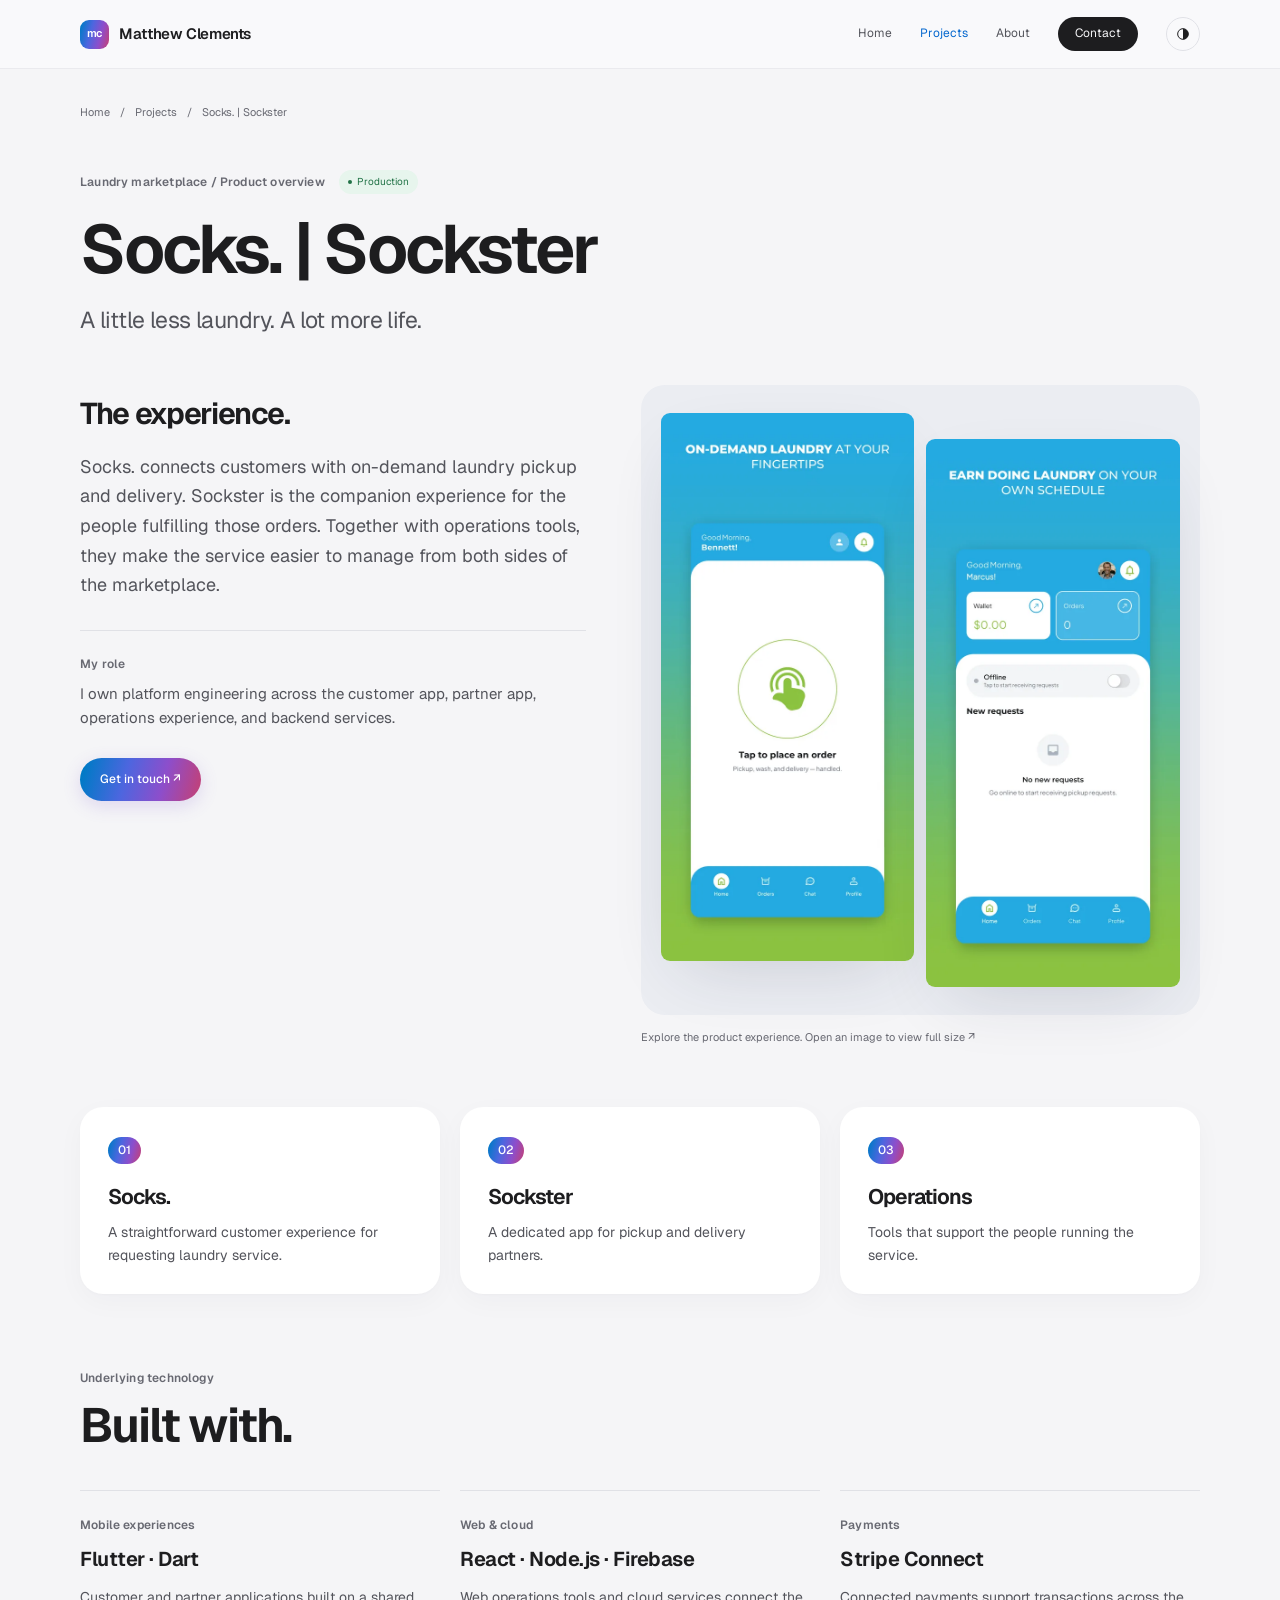
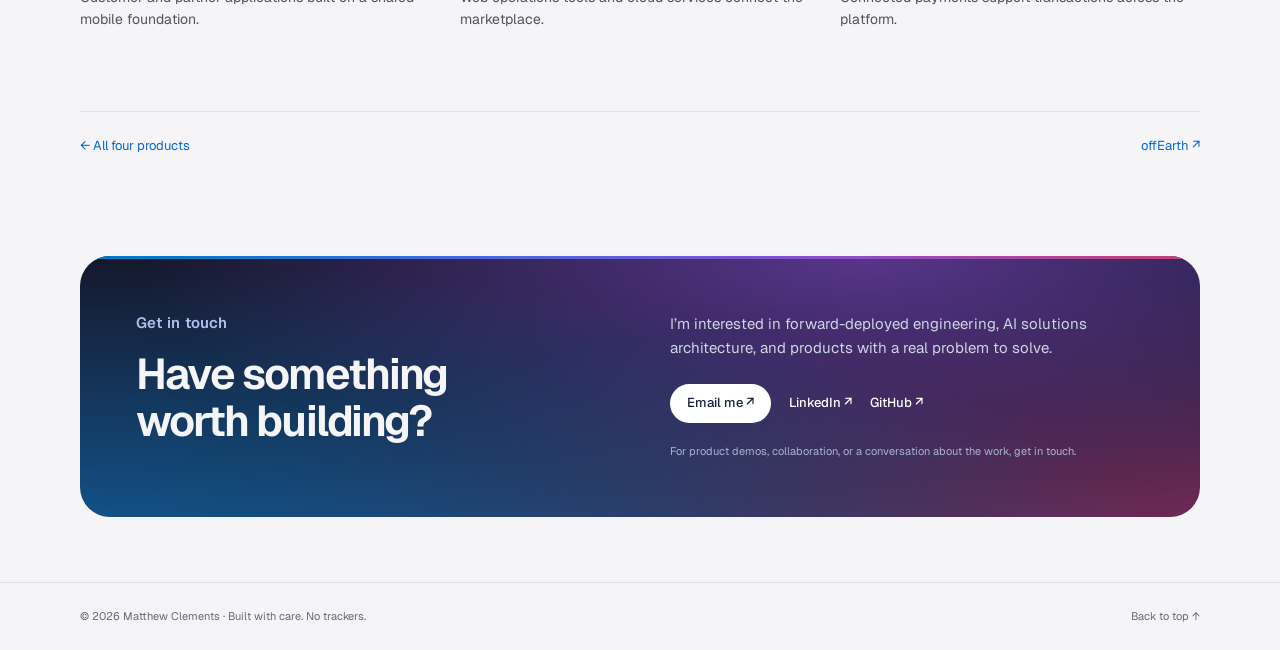
<file: projects/socks/index.html>
<!doctype html>
<html lang="en">
<head>
<meta charset="utf-8"/>
<meta content="width=device-width, initial-scale=1" name="viewport"/>
<title>Socks. | Sockster — Matthew Clements</title>
<meta content="Two sides of a simpler laundry day. Socks. serves customers; Sockster gives pickup and delivery partners the tools to get the job done." name="description"/>
<meta content="Matthew Clements" name="author"/>
<link href="https://mcclements02.github.io/projects/socks/" rel="canonical"/>
<meta content="website" property="og:type"/>
<meta content="Socks. | Sockster — Matthew Clements" property="og:title"/>
<meta content="Two sides of a simpler laundry day. Socks. serves customers; Sockster gives pickup and delivery partners the tools to get the job done." property="og:description"/>
<meta content="https://mcclements02.github.io/projects/socks/" property="og:url"/>
<meta content="https://mcclements02.github.io/assets/og-portfolio-2026.jpg" property="og:image"/>
<meta content="image/jpeg" property="og:image:type"/>
<meta content="1200" property="og:image:width"/>
<meta content="630" property="og:image:height"/>
<meta content="Matthew Clements: Big ideas. Built for real life. Featuring Sango Sports Lab, Socks. | Sockster, offEarth, and cAIrn." property="og:image:alt"/>
<meta content="Matthew Clements" property="og:site_name"/>
<meta content="summary_large_image" name="twitter:card"/>
<meta content="Socks. | Sockster — Matthew Clements" name="twitter:title"/>
<meta content="Two sides of a simpler laundry day. Socks. serves customers; Sockster gives pickup and delivery partners the tools to get the job done." name="twitter:description"/>
<meta content="https://mcclements02.github.io/assets/og-portfolio-2026.jpg" name="twitter:image"/>
<meta content="Matthew Clements: Big ideas. Built for real life. Featuring Sango Sports Lab, Socks. | Sockster, offEarth, and cAIrn." name="twitter:image:alt"/>
<link href="../../assets/favicon.svg" rel="icon" type="image/svg+xml"/>
<link href="https://fonts.googleapis.com" rel="preconnect"/>
<link crossorigin="" href="https://fonts.gstatic.com" rel="preconnect"/>
<link href="https://fonts.googleapis.com/css2?family=Geist:wght@400;500;600;700&amp;family=Geist+Mono:wght@400;500;600&amp;display=swap" rel="stylesheet"/>
<script>
   try{const t=localStorage.getItem('theme');if(t==='light'||t==='dark')document.documentElement.dataset.theme=t;}catch(e){}
  </script>
<link href="../../assets/site.css?v=20261003-final" rel="stylesheet"/>
<script defer="" src="../../assets/site.js?v=20261003-final">
</script>
<link href="../../assets/cases.css?v=20261003-products-2" rel="stylesheet"/></head>
<body id="top"><a class="skip-link" href="#main">Skip to content</a><header class="nav">
<div class="wrap nav-inner">
<a aria-label="Matthew Clements — home" class="brand" href="../../index.html">
<span aria-hidden="true" class="brand-mark">
      mc
     </span>
<span>
      Matthew Clements
     </span>
</a>
<div class="nav-right">
<nav aria-label="Main navigation" class="nav-links">
<a href="../../index.html">
       Home
      </a>
<a aria-current="page" href="../../projects/index.html">
       Projects
      </a>
<a class="nav-about" href="../../index.html#about">
       About
      </a>
<a href="../../index.html#contact">
       Contact
      </a>
</nav>
<button aria-label="Toggle color theme" class="theme-toggle" id="theme-toggle" type="button">
<svg aria-hidden="true" viewbox="0 0 24 24">
<circle cx="12" cy="12" fill="none" r="8" stroke="currentColor" stroke-width="1.5">
</circle>
<path d="M12 4a8 8 0 0 1 0 16Z" fill="currentColor">
</path>
</svg>
</button>
</div>
</div>
</header><main class="wrap" id="main"><nav class="breadcrumbs" aria-label="Breadcrumb"><a href="../../index.html">Home</a><span aria-hidden="true">/</span><a href="../index.html">Projects</a><span aria-hidden="true">/</span><span aria-current="page">Socks. | Sockster</span></nav><header class="case-intro"><div class="case-heading"><p class="eyebrow">Laundry marketplace / Product overview</p><span class="pill live">Production</span></div><h1 class="brand-title"><span>Socks. | Sockster</span></h1><p>A little less laundry. A lot more life.</p></header><section class="product-overview" aria-label="Product experience"><div class="product-story"><h2>The experience.</h2><p class="overview-lede">Socks. connects customers with on-demand laundry pickup and delivery. Sockster is the companion experience for the people fulfilling those orders. Together with operations tools, they make the service easier to manage from both sides of the marketplace.</p><div class="product-role"><p class="eyebrow">My role</p><p>I own platform engineering across the customer app, partner app, operations experience, and backend services.</p></div><div class="product-actions"><a class="button button-primary" href="#contact">Get in touch ↗</a></div></div><figure class="product-gallery"><div class="gallery-images"><a href="../../assets/scks-customer.webp" target="_blank" rel="noopener"><img src="../../assets/scks-customer.webp" alt="Socks. customer experience" width="560" height="1212" loading="lazy"></a><a href="../../assets/scks-driver.webp" target="_blank" rel="noopener"><img src="../../assets/scks-driver.webp" alt="Sockster partner experience" width="560" height="1212" loading="lazy"></a></div><figcaption>Explore the product experience. Open an image to view full size ↗</figcaption></figure></section><section class="product-benefits" aria-label="Product highlights"><article><span class="benefit-number">01</span><h3>Socks.</h3><p>A straightforward customer experience for requesting laundry service.</p></article><article><span class="benefit-number">02</span><h3>Sockster</h3><p>A dedicated app for pickup and delivery partners.</p></article><article><span class="benefit-number">03</span><h3>Operations</h3><p>Tools that support the people running the service.</p></article></section><section class="technology-section" aria-labelledby="technology-title"><div class="section-heading"><div><p class="eyebrow">Underlying technology</p><h2 id="technology-title">Built with.</h2></div></div><div class="technology-grid"><article class="technology-card"><p class="eyebrow">Mobile experiences</p><h3>Flutter · Dart</h3><p>Customer and partner applications built on a shared mobile foundation.</p></article><article class="technology-card"><p class="eyebrow">Web & cloud</p><h3>React · Node.js · Firebase</h3><p>Web operations tools and cloud services connect the marketplace.</p></article><article class="technology-card"><p class="eyebrow">Payments</p><h3>Stripe Connect</h3><p>Connected payments support transactions across the platform.</p></article></div></section><nav class="project-next" aria-label="More products"><a href="../index.html">← All four products</a><a href="../offearth/index.html">offEarth ↗</a></nav><section aria-labelledby="contact-title" class="contact" id="contact">
<div>
<p class="eyebrow">
      Get in touch
     </p>
<h2 id="contact-title">
      Have something
      <br/>
      worth building?
     </h2>
</div>
<div>
<p>
      I’m interested in forward-deployed engineering, AI solutions architecture, and products with a real problem to solve.
     </p>
<div class="text-links">
<a href="mailto:matthew.clements02@gmail.com">
       Email me ↗
      </a>
<a href="https://www.linkedin.com/in/matthew-c-clements" rel="noopener" target="_blank">
       LinkedIn ↗
      </a>
<a href="https://github.com/mcclements02" rel="noopener" target="_blank">
       GitHub ↗
      </a>
</div>
<p class="fine">For product demos, collaboration, or a conversation about the work, get in touch.</p>
</div>
</section></main><footer>
<div class="wrap foot">
<span>
     ©
     <span id="year">
      2026
     </span>
     Matthew Clements · Built with care. No trackers.
    </span>
<a href="#top">
     Back to top ↑
    </a>
</div>
</footer></body></html>
</file>
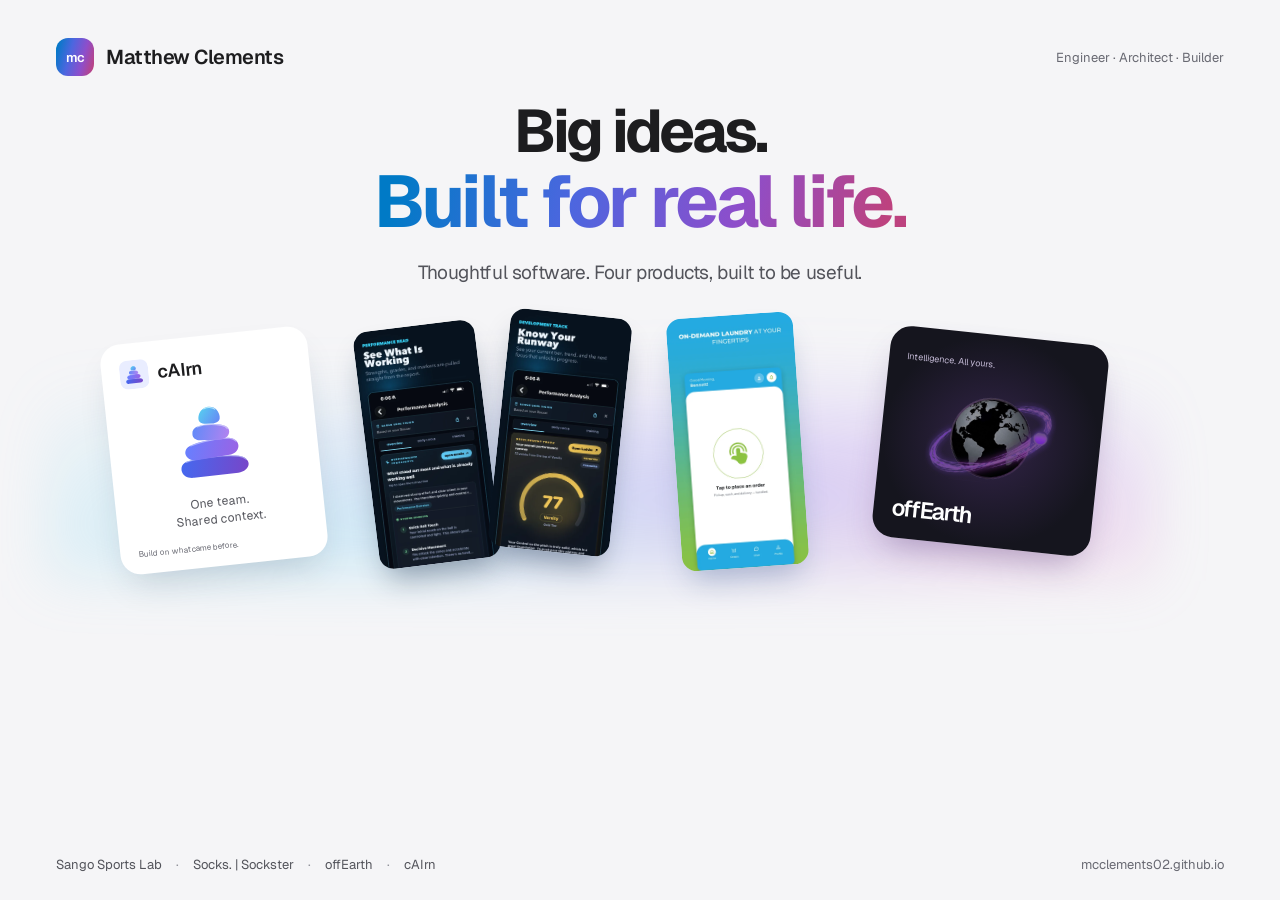
<file: assets/social-preview.html>
<!doctype html>
<html lang="en">
<head>
  <meta charset="utf-8">
  <meta name="viewport" content="width=1200, initial-scale=1">
  <meta name="robots" content="noindex">
  <title>Portfolio social preview artwork</title>
  <link rel="preconnect" href="https://fonts.googleapis.com">
  <link rel="preconnect" href="https://fonts.gstatic.com" crossorigin>
  <link href="https://fonts.googleapis.com/css2?family=Geist:wght@400;500;600;700&display=swap" rel="stylesheet">
  <style>
    :root { color-scheme: light; --gradient: linear-gradient(105deg,#007ac6 5%,#4d66df 38%,#8d4ecb 68%,#bd427f 95%); }
    * { box-sizing: border-box; }
    body { margin: 0; width: 1200px; height: 630px; overflow: hidden; color: #1d1d1f; background: #f5f5f7; font-family: -apple-system,BlinkMacSystemFont,'Geist',sans-serif; -webkit-font-smoothing: antialiased; }
    img { display: block; }
    .header { position: absolute; top: 38px; left: 56px; right: 56px; display: flex; align-items: center; justify-content: space-between; }
    .identity { display: flex; align-items: center; gap: 12px; font-size: 20px; font-weight: 600; letter-spacing: -.025em; }
    .monogram { display: grid; place-items: center; width: 38px; height: 38px; color: white; background: var(--gradient); border-radius: 12px; font-size: 13px; letter-spacing: -.06em; }
    .role { font-size: 13px; color: #686972; }
    h1 { position: absolute; top: 99px; left: 0; width: 100%; margin: 0; text-align: center; font-size: 60px; line-height: 1.07; font-weight: 700; letter-spacing: -.05em; }
    h1 span { display: block; width: fit-content; margin-inline: auto; font-size: 73px; color: #6856e5; background: var(--gradient); background-clip: text; -webkit-background-clip: text; -webkit-text-fill-color: transparent; }
    .intro { position: absolute; top: 260px; left: 0; width: 100%; margin: 0; text-align: center; color: #53545b; font-size: 19px; letter-spacing: -.02em; }
    .stage { position: absolute; top: 313px; left: 65px; width: 1070px; height: 253px; isolation: isolate; }
    .glow { position: absolute; inset: 10px -20px -15px; z-index: -1; background: radial-gradient(ellipse at 25% 80%,#79d7f44a,transparent 55%),radial-gradient(ellipse at 65% 60%,#a17cf64a,transparent 58%),radial-gradient(ellipse at 85% 85%,#ee93c932,transparent 45%); filter: blur(26px); }
    .cairn { position: absolute; left: 45px; top: 22px; width: 208px; padding: 17px 18px 15px; border-radius: 20px; background: #fff; box-shadow: 0 18px 35px -12px #23345135; transform: rotate(-6deg); }
    .cairn-title { display: flex; gap: 9px; align-items: center; font-size: 18px; font-weight: 600; }
    .cairn-title img { width: 29px; height: 29px; padding: 3px; background: #e9edff; border-radius: 8px; }
    .cairn>img { width: 92px; height: 92px; margin: 13px auto 8px; }
    .cairn p { font-size: 12px; line-height: 1.4; text-align: center; margin: 0; color: #53545b; }
    .cairn small { display: block; margin-top: 13px; color: #686972; font-size: 8px; }
    .sango { position: absolute; left: 289px; top: 0; width: 280px; height: 253px; }
    .sango img { position: absolute; width: 122px; height: 239px; object-fit: cover; object-position: top; border-radius: 15px; box-shadow: 0 18px 30px -9px #0e233f6a; }
    .sango img:first-child { left: 12px; top: 12px; transform: rotate(-7deg); }
    .sango img:last-child { left: 145px; top: 0; transform: rotate(6deg); }
    .socks { position: absolute; left: 609px; top: 2px; width: 127px; height: 253px; object-fit: cover; object-position: top; border-radius: 15px; box-shadow: 0 18px 30px -9px #31518355; transform: rotate(-4deg); }
    .offearth { position: absolute; right: 35px; top: 22px; width: 219px; padding: 17px 18px 15px; border-radius: 21px; background: radial-gradient(ellipse at 50% 50%,#332449,#15151e 70%); color: white; box-shadow: 0 18px 35px -12px #44276660; transform: rotate(6deg); }
    .offearth small { color: #c7bdd9; font-size: 9px; }
    .offearth img { width: 155px; height: 139px; object-fit: contain; margin: -2px auto -8px; }
    .offearth strong { font-size: 23px; letter-spacing: -.055em; font-weight: 600; }
    .footer { position: absolute; left: 56px; right: 56px; bottom: 27px; display: flex; justify-content: space-between; align-items: center; font-size: 13px; color: #53545b; }
    .products { display: flex; align-items: center; gap: 14px; }
    .products span+span::before { content: '·'; margin-right: 14px; color: #93949c; }
    .domain { color: #686972; }
  </style>
</head>
<body>
  <header class="header"><div class="identity"><span class="monogram">mc</span>Matthew Clements</div><span class="role">Engineer · Architect · Builder</span></header>
  <h1>Big ideas.<span>Built for real life.</span></h1>
  <p class="intro">Thoughtful software. Four products, built to be useful.</p>
  <div class="stage" aria-label="Four featured products">
    <div class="glow" aria-hidden="true"></div>
    <div class="cairn"><div class="cairn-title"><img src="cairn-logo.svg" alt="">cAIrn</div><img src="cairn-logo.svg" alt="cAIrn stacked-stone logo"><p>One team.<br>Shared context.</p><small>Build on what came before.</small></div>
    <div class="sango"><img src="sango-report.webp" alt="Sango Sports Lab performance insights"><img src="sango-runway.webp" alt="Sango Sports Lab development report"></div>
    <img class="socks" src="scks-customer.webp" alt="Socks. laundry customer app">
    <div class="offearth"><small>Intelligence. All yours.</small><img src="offearth-logo.png" alt="offEarth globe and purple orbit"><strong>offEarth</strong></div>
  </div>
  <footer class="footer"><div class="products"><span>Sango Sports Lab</span><span>Socks. | Sockster</span><span>offEarth</span><span>cAIrn</span></div><span class="domain">mcclements02.github.io</span></footer>
</body>
</html>
</file>
<file: assets/site.css>
/* Shared design system: quiet surfaces, expressive product color. */
:root {
  --bg: #f5f5f7;
  --bg-2: #ebedf2;
  --surface: #fff;
  --ink: #1d1d1f;
  --ink-2: #53545b;
  --ink-3: #686972;
  --rule: #e0e1e6;
  --rule-2: #c8cbd3;
  --accent: #0668ce;
  --accent-soft: #e8f1ff;
  --accent-ink: #fff;
  --brand-gradient: linear-gradient(105deg, #007ac6 5%, #4d66df 38%, #8d4ecb 68%, #bd427f 95%);
  --live: #217246;
  --live-soft: #e7f5ed;
  --build: #86520a;
  --build-soft: #fcf0d8;
  --muted-bar: #c2c7d1;
  --sans: -apple-system, BlinkMacSystemFont, 'Geist', 'Segoe UI', sans-serif;
  --mono: 'Geist Mono', ui-monospace, monospace;
  --serif: var(--sans);
  --gutter: 32px;
  --wrap: 1120px;
  --glass: #fafafcd9;
  --shadow: 0 8px 28px #24294b08, 0 1px 3px #24294b05;
  --shadow-lg: 0 24px 70px -24px #24294b30;
  color-scheme: light;
}
:root[data-theme=dark] {
  --bg: #0d0d10; --bg-2: #232329; --surface: #1b1b20;
  --ink: #f5f5f7; --ink-2: #bebec7; --ink-3: #a1a1ac;
  --rule: #303038; --rule-2: #4b4b57; --accent: #74b1ff;
  --accent-soft: #192c46; --accent-ink: #0d0d10;
  --live: #8bddb0; --live-soft: #183325; --build: #f0c574; --build-soft: #392c16;
  --muted-bar: #555b6a; --glass: #121216db;
  --shadow: 0 8px 28px #0002; --shadow-lg: 0 24px 70px -24px #0009;
  color-scheme: dark;
}
@media (prefers-color-scheme: dark) {
  :root:not([data-theme=light]) {
    --bg: #0d0d10; --bg-2: #232329; --surface: #1b1b20;
    --ink: #f5f5f7; --ink-2: #bebec7; --ink-3: #a1a1ac;
    --rule: #303038; --rule-2: #4b4b57; --accent: #74b1ff;
    --accent-soft: #192c46; --accent-ink: #0d0d10;
    --live: #8bddb0; --live-soft: #183325; --build: #f0c574; --build-soft: #392c16;
    --muted-bar: #555b6a; --glass: #121216db;
    --shadow: 0 8px 28px #0002; --shadow-lg: 0 24px 70px -24px #0009;
    color-scheme: dark;
  }
}
* { box-sizing: border-box; }
html { scroll-behavior: smooth; scroll-padding-top: 100px; -webkit-text-size-adjust: 100%; }
body { margin: 0; background: var(--bg); color: var(--ink); font: 400 17px/1.6 var(--sans); -webkit-font-smoothing: antialiased; }
img { display: block; max-width: 100%; height: auto; }
a { color: inherit; text-underline-offset: 4px; }
button, input { font: inherit; }
button, a, input, summary { -webkit-tap-highlight-color: transparent; }
:focus-visible { outline: 3px solid var(--accent); outline-offset: 5px; }
::selection { background: var(--accent); color: var(--accent-ink); }
h1, h2, h3, h4, p, figure { margin: 0; }
h1, h2, h3, h4 { font-weight: 650; letter-spacing: -.045em; line-height: 1.1; }
ul, ol { padding: 0; margin: 0; list-style: none; }
button { color: inherit; }
svg { display: block; }
.wrap { width: min(100%, calc(var(--wrap) + var(--gutter)*2)); margin: auto; padding-inline: var(--gutter); }
.mono { font-family: var(--mono); }
.eyebrow, .kicker { font: 600 12px/1.5 var(--sans); letter-spacing: .015em; color: var(--ink-3); }
.sr-only { position: absolute; width: 1px; height: 1px; padding: 0; margin: -1px; overflow: hidden; clip: rect(0,0,0,0); white-space: nowrap; border: 0; }
.skip-link { position: fixed; top: 8px; left: 12px; transform: translateY(-160%); z-index: 100; padding: 10px 18px; border-radius: 20px; background: var(--ink); color: var(--bg); }
.skip-link:focus { transform: translateY(0); }
[hidden] { display: none !important; }

/* Navigation */
.nav { position: sticky; top: 0; z-index: 30; background: var(--glass); border-bottom: 1px solid color-mix(in srgb, var(--rule) 65%, transparent); backdrop-filter: blur(22px) saturate(1.5); -webkit-backdrop-filter: blur(22px) saturate(1.5); }
.nav-inner { min-height: 68px; display: flex; align-items: center; justify-content: space-between; gap: 24px; }
.brand { display: flex; align-items: center; gap: 10px; text-decoration: none; font-size: 15px; font-weight: 600; letter-spacing: -.025em; }
.brand-mark { display: grid; place-items: center; width: 29px; height: 29px; border-radius: 9px; background: var(--brand-gradient); color: #fff; font-size: 11px; letter-spacing: -.06em; }
.nav-right, .nav-links { display: flex; align-items: center; gap: 28px; }
.nav-links a { text-decoration: none; color: var(--ink-2); font-size: 12px; padding-block: 12px; transition: color .2s; }
.nav-links a:hover, .nav-links a[aria-current=page] { color: var(--accent); }
.nav-links a:last-child { background: var(--ink); color: var(--bg); border-radius: 20px; padding: 7px 17px; }
.theme-toggle { width: 34px; height: 34px; display: grid; place-items: center; background: none; border: 1px solid var(--rule); border-radius: 50%; cursor: pointer; transition: background .2s; }
.theme-toggle:hover { background: var(--bg-2); }
.theme-toggle svg { width: 16px; height: 16px; }

/* Personal introduction and product stage */
.hero { position: relative; padding-top: 76px; padding-bottom: 46px; }
.hero-copy { text-align: center; position: relative; z-index: 2; }
.hero-eyebrow { display: inline-flex; align-items: center; justify-content: center; gap: 9px; font-size: 13px; font-weight: 500; color: var(--ink-2); }
.availability-dot { width: 6px; height: 6px; display: inline-block; border-radius: 50%; background: #38a877; box-shadow: 0 0 0 4px #38a87714; flex: none; }
.hero h1 { font-size: clamp(58px, 7.7vw, 96px); line-height: 1.02; letter-spacing: -.05em; font-weight: 700; margin: 23px auto 25px; }
.hero h1>span, .gradient-text { color: #6856e5; background: var(--brand-gradient); background-clip: text; -webkit-background-clip: text; -webkit-text-fill-color: transparent; }
.hero .intro { font-size: 21px; line-height: 1.45; letter-spacing: -.025em; max-width: 640px; margin-inline: auto; color: var(--ink-2); }
.hero-actions { display: flex; gap: 12px; justify-content: center; margin-top: 28px; }
.button { display: inline-flex; align-items: center; justify-content: center; gap: 17px; border-radius: 999px; min-height: 48px; padding: 12px 25px; font-size: 14px; font-weight: 500; text-decoration: none; transition: background .2s, transform .2s, box-shadow .2s; }
.button-primary { background: var(--brand-gradient); color: #fff; box-shadow: 0 5px 18px #7956ce30; }
.button-primary:hover { transform: translateY(-2px); box-shadow: -5px 8px 25px #007ac626, 5px 8px 25px #bd427f26; }
.button-secondary { background: var(--surface); border: 1px solid var(--rule); color: var(--ink); }
.button-secondary:hover { transform: translateY(-2px); border-color: var(--rule-2); }
.location { margin-top: 22px; color: var(--ink-3); font-size: 11px; letter-spacing: .01em; }
.product-stage { position: relative; isolation: isolate; height: 425px; max-width: 1050px; margin: 50px auto 0; }
.stage-glow { position: absolute; inset: 3% -5% -2%; z-index: -1; border-radius: 50%; background: radial-gradient(ellipse at 20% 70%, #79d7f442, transparent 50%), radial-gradient(ellipse at 65% 60%, #a17cf64a, transparent 58%), radial-gradient(ellipse at 80% 85%, #ee93c92e, transparent 45%); filter: blur(30px); }
.stage-tile { position: absolute; width: 22%; text-decoration: none; transition: transform .5s cubic-bezier(.2,.7,.2,1), box-shadow .5s; }
.stage-cairn { top: 65px; left: 1%; width: 21%; padding: 21px 18px 16px; border-radius: 22px; background: var(--surface); border: 1px solid color-mix(in srgb, var(--rule) 70%, transparent); box-shadow: 0 22px 50px -16px #23345135; transform: rotate(-7deg); }
.stage-cairn:hover { transform: rotate(-3deg) translateY(-8px); }
.stage-tile-top { display: flex; gap: 10px; align-items: center; font-size: 18px; font-weight: 600; letter-spacing: -.02em; line-height: 1.3; }
.stage-app-icon { display: grid; place-items: center; width: 36px; height: 36px; background: #e9edff; border-radius: 10px; color: #5565ca; font-size: 23px; }
.stage-subtitle { display: block; font-size: 10px; color: var(--ink-3); font-weight: 400; letter-spacing: 0; margin-top: 2px; }
.mini-terminal { margin-top: 16px; padding: 13px 16px 17px; border-radius: 12px; background: #1b2030; color: #edf1ff; text-align: left; }
.terminal-dots { display: block; color: #686e82; letter-spacing: 3px; font-size: 7px; }
.terminal-command { display: block; font: 500 13px var(--mono); margin-top: 15px; }
.terminal-command i { font-style: normal; color: #85d7b2; }
.terminal-note { display: block; font-size: 10px; line-height: 1.7; color: #b5bfd6; margin-top: 12px; }
.terminal-line { display: block; margin-top: 12px; width: 80%; height: 4px; border-radius: 3px; background: #384259; }
.terminal-line.short { margin-top: 6px; width: 52%; }
.stage-foot { display: flex; justify-content: space-between; gap: 10px; margin-top: 16px; font-size: 9px; color: var(--ink-3); }
.stage-sango { position: absolute; left: 23%; top: 0; width: 32%; height: 100%; text-decoration: none; }
.stage-phone { position: absolute; width: 45%; height: 360px; object-fit: cover; object-position: top; border-radius: 20px; border: 1px solid #bbdbea50; box-shadow: 0 28px 45px -18px #0e233f7a; transition: transform .5s cubic-bezier(.2,.7,.2,1); }
.stage-phone-back { left: 3%; top: 21px; transform: rotate(-9deg); }
.stage-phone-front { left: 49%; top: 0; transform: rotate(8deg); }
.stage-sango:hover .stage-phone-back { transform: rotate(-11deg) translateY(-6px); }
.stage-sango:hover .stage-phone-front { transform: rotate(10deg) translateY(-10px); }
.stage-caption { position: absolute; bottom: 1px; left: 0; right: 0; display: flex; align-items: center; justify-content: center; gap: 9px; font-size: 11px; font-weight: 500; color: var(--ink-2); }
.stage-caption>span:last-child { color: var(--ink-3); font-weight: 400; }
.stage-socks { position: absolute; left: 57%; top: 18px; width: 18%; height: calc(100% - 18px); text-decoration: none; }
.stage-socks img { width: 100%; height: 365px; object-fit: cover; object-position: top; border-radius: 20px; border: 1px solid #bbdbea50; box-shadow: 0 28px 45px -18px #31518355; transform: rotate(-4deg); transition: transform .5s cubic-bezier(.2,.7,.2,1); }
.stage-socks:hover img { transform: rotate(-6deg) translateY(-8px); }
.stage-offearth { right: 0; top: 65px; padding: 22px 22px 19px; border-radius: 24px; background: radial-gradient(ellipse at 50% 50%, #332449, #15151e 70%); color: #fff; box-shadow: 0 24px 55px -15px #44276660; transform: rotate(7deg); }
.stage-offearth:hover { transform: rotate(3deg) translateY(-8px); }
.stage-overline { font-size: 10px; color: #c7bdd9; }
.stage-offearth img { width: 185px; max-width: 100%; margin: -3px auto -12px; }
.stage-brand { display: block; font-size: 25px; letter-spacing: -.055em; font-weight: 600; }
.stage-offearth .stage-foot { margin-top: 4px; color: #b8adc9; }
.credential-strip { display: flex; justify-content: center; align-items: center; flex-wrap: wrap; gap: 30px; padding-block: 30px; color: var(--ink-3); font-size: 10px; border-bottom: 1px solid var(--rule); }
.credential-strip strong { font-weight: 600; color: var(--ink-2); }
.credential-strip .employers { display: flex; gap: 34px; font-size: 20px; font-weight: 650; letter-spacing: -.05em; color: var(--ink-2); }
.credential-strip>span:last-child { margin-left: 16px; }

/* Featured products */
.section { padding-top: 110px; }
.section-heading { display: flex; align-items: end; justify-content: space-between; gap: 25px; margin-bottom: 38px; }
.section-heading h2 { font-size: clamp(32px,4vw,48px); margin-top: 12px; }
.section-heading>a { font-size: 14px; color: var(--accent); text-decoration: none; white-space: nowrap; padding-bottom: 4px; }
.section-heading>a:hover { text-decoration: underline; }
.featured-grid { display: grid; grid-template-columns: repeat(2,minmax(0,1fr)); gap: 28px; }
.feature-card { min-width: 0; border-radius: 28px; background: var(--surface); box-shadow: var(--shadow); overflow: hidden; transition: transform .35s, box-shadow .35s; }
.feature-card>a { display: flex; flex-direction: column; height: 100%; text-decoration: none; }
.feature-card>a::after { content: ''; height: 3px; flex: none; background: var(--brand-gradient); opacity: .75; }
.feature-card .visual { aspect-ratio: 1.5; }
.feature-card:hover { transform: translateY(-6px); box-shadow: var(--shadow-lg); }
.feature-meta { display: flex; align-items: center; justify-content: space-between; gap: 12px; margin: 26px 30px 12px; }
.feature-meta .kicker { font-size: 12px; }
.feature-card h3 { font-size: 30px; letter-spacing: -.04em; margin-inline: 30px; }
.feature-card p { color: var(--ink-2); font-size: 15px; line-height: 1.6; margin: 12px 30px 0; }
.read-link { display: flex; align-items: center; justify-content: space-between; font-size: 13px; font-weight: 500; color: var(--accent); padding: 25px 30px 28px; margin-top: auto; }
.pill { display: inline-flex; align-items: center; gap: 5px; padding: 4px 8px; border: 1px solid var(--rule); border-radius: 99px; color: var(--ink-3); font-size: 10px; line-height: 1.4; white-space: nowrap; }
.pill.live,.pill.use { color: var(--live); background: var(--live-soft); border-color: transparent; }
.pill.build { color: var(--build); background: var(--build-soft); border-color: transparent; }
.pill::before { content: ''; width: 4px; height: 4px; border-radius: 50%; background: currentColor; }
.visual { position: relative; overflow: hidden; isolation: isolate; background: var(--bg-2); }
.visual img { position: absolute; width: 34%; max-width: none; border-radius: 12px; box-shadow: 0 22px 35px #0004; }
.visual img:first-of-type { left: 13%; top: 10%; transform: rotate(-8deg); }
.visual img:nth-of-type(2) { left: 55%; top: 24%; transform: rotate(7deg); }
.visual-label { position: absolute; left: 25px; top: 20px; z-index: 2; font: 500 9px/1.4 var(--sans); letter-spacing: .09em; color: #c6e1de; }
.visual-sango { background: radial-gradient(ellipse at 45% 15%, #337981, #0f2b3b 80%); }
.visual-sango::before { content: ''; position: absolute; width: 100%; aspect-ratio: 1; border: 1px solid #c1f5ff20; border-radius: 50%; left: 22%; top: -15%; }
.visual-scks { background: linear-gradient(135deg,#d6f1ff,#b9cdea 70%,#cbd7fd); }
.visual-scks img { top: 15%; box-shadow: 0 18px 35px #18384340; }
.visual-scks img:nth-of-type(2) { top: 25%; }
.visual-scks .visual-label { color: #315e6e; }
.visual-offearth { background: radial-gradient(ellipse at 50% 45%, #3d2654, #111019 75%); color: #e9e1f7; }
.visual-wordmark { position: absolute; bottom: 23px; left: 26px; right: 26px; display: flex; justify-content: space-between; align-items: end; font-size: 29px; font-weight: 600; letter-spacing: -.06em; }
.visual-wordmark small { font: 400 9px/1.5 var(--sans); letter-spacing: .02em; text-align: right; }
.visual-offearth .visual-label { color: #c8bfd8; }
.visual-offearth img.brand-logo { width: 75%; height: 85%; object-fit: contain; left: 12.5%; top: 0; transform: none; border-radius: 0; box-shadow: none; }
.abstract-art { position: absolute; inset: 12% 18% 26%; width: 64%; height: 62%; color: currentColor; opacity: .8; }
.visual-tools { background: linear-gradient(130deg,#e6e8fd,#d5dbf6); color: #646aa3; }
.visual-cairn { background: radial-gradient(ellipse at 50% 35%,#f0edff,#d5d5fa 75%); color: #7470ae; }
.visual-games { background: linear-gradient(130deg,#d8f0e7,#a2c8b8); color: #456f60; }
.visual-platform { background: linear-gradient(130deg,#ffeddf,#ecccbb); color: #95654b; }
.visual-quant { background: linear-gradient(130deg,#deecff,#bad5ec); color: #53778f; }
.visual-browser { background: linear-gradient(130deg,#eeebff,#cbc7ea); color: #6b6593; }
.visual .abstract-label { position: absolute; left: 26px; bottom: 22px; font-size: 25px; line-height: 1.3; font-weight: 600; letter-spacing: -.04em; }
.topic-links { display: flex; justify-content: center; flex-wrap: wrap; gap: 12px; margin-top: 35px; }
.topic-links a { display: flex; align-items: center; gap: 22px; border: 1px solid var(--rule); padding: 12px 19px; border-radius: 99px; text-decoration: none; font-size: 12px; color: var(--ink-2); transition: border-color .2s, background .2s; }
.topic-links a:hover { border-color: var(--accent); background: var(--surface); color: var(--accent); }

/* Background, principles, and experience */
.about { display: grid; grid-template-columns: 1.1fr 1fr; gap: 64px; align-items: start; }
.about h2 { font-size: clamp(33px,3.7vw,46px); margin: 17px 0 28px; }
.about p { color: var(--ink-2); font-size: 16px; margin-bottom: 19px; }
.about .eyebrow { font-size: 12px; }
.focus-list { display: grid; gap: 12px; }
.focus-list li { background: var(--surface); border-radius: 18px; padding: 22px 25px; box-shadow: var(--shadow); }
.focus-list strong { display: block; font-size: 15px; font-weight: 600; letter-spacing: -.02em; margin-bottom: 6px; }
.focus-list span { font-size: 13px; line-height: 1.5; color: var(--ink-2); display: block; }
.principles { display: grid; grid-template-columns: repeat(2,1fr); gap: 20px; }
.principle { background: var(--surface); border-radius: 24px; padding: 32px; box-shadow: var(--shadow); }
.principle .n { display: grid; place-items: center; width: 35px; height: 35px; border-radius: 12px; color: #fff; background: var(--brand-gradient); font-size: 12px; font-weight: 600; }
.principle h3 { font-size: 21px; letter-spacing: -.035em; margin: 20px 0 12px; }
.principle p { font-size: 14px; color: var(--ink-2); }
.contact { position: relative; isolation: isolate; overflow: hidden; display: grid; grid-template-columns: 1fr 1fr; gap: 60px; margin-block: 100px 65px; padding: 56px; border-radius: 30px; color: #f5f5f7; background: radial-gradient(ellipse at 0 130%,#1262a0,transparent 70%),radial-gradient(ellipse at 70% 0%,#58358b,transparent 65%),radial-gradient(ellipse at 110% 120%,#852f62,transparent 65%),#15182d; }
.contact::before { content: ''; position: absolute; inset: 0 0 auto; height: 3px; background: var(--brand-gradient); }
.contact .eyebrow { color: #afc1ee; }
.contact h2 { font-size: 43px; margin-top: 16px; }
.contact p { color: #ced5e4; font-size: 15px; }
.text-links { display: flex; flex-wrap: wrap; gap: 18px; margin-top: 24px; font-size: 13px; font-weight: 500; }
.text-links a { text-decoration: none; }
.text-links a:hover { text-decoration: underline; }
.contact .text-links a { color: #fff; }
.contact .text-links a:first-child { background: #fff; color: #152340; padding: 9px 17px; border-radius: 30px; }
.contact .text-links { align-items: center; }
.contact .fine { font-size: 11px; line-height: 1.6; margin-top: 20px; color: #a8b5d0; }
footer { border-top: 1px solid var(--rule); }
.foot { display: flex; justify-content: space-between; gap: 20px; padding-block: 25px; font-size: 11px; color: var(--ink-3); }
.foot a { text-decoration: none; }

/* Project index and case-study shared elements */
.page-intro { padding-top: 70px; max-width: 780px; }
.page-intro h1 { font-size: clamp(43px,6vw,68px); margin: 15px 0 23px; letter-spacing: -.055em; }
.page-intro>p:last-child { font-size: 19px; color: var(--ink-2); max-width: 61ch; letter-spacing: -.015em; }
.project-tools { display: flex; justify-content: space-between; align-items: center; gap: 18px; margin-top: 37px; padding: 12px; background: var(--surface); border: 1px solid var(--rule); border-radius: 19px; }
.filters { display: flex; flex-wrap: wrap; gap: 5px; }
.filter { border: 0; border-radius: 99px; padding: 10px 14px; background: none; cursor: pointer; font-size: 12px; transition: background .2s; }
.filter:hover { background: var(--bg-2); }
.filter[aria-pressed=true] { background: var(--brand-gradient); color: #fff; }
.search { max-width: 245px; min-width: 180px; width: 100%; border: 1px solid var(--rule); border-radius: 11px; padding: 10px 12px; background: var(--bg); color: var(--ink); font-size: 12px; }
.result-count { font-size: 11px; color: var(--ink-3); margin: 23px 0 18px; }
.project-row { display: grid; grid-template-columns: 300px minmax(0,1fr); gap: 32px; background: var(--surface); border-radius: 24px; box-shadow: var(--shadow); padding: 20px; margin-bottom: 18px; }
.project-row .visual { aspect-ratio: 1.35; border-radius: 14px; align-self: start; }
.project-row .visual .abstract-label { font-size: 19px; }
.project-row .visual-wordmark { font-size: 23px; }
.project-info { padding: 10px 10px 10px 0; min-width: 0; }
.project-topline { display: flex; align-items: center; gap: 12px; margin-bottom: 10px; }
.project-info h2 { font-size: 27px; margin-bottom: 12px; }
.project-info h2 a { text-decoration: none; }
.project-info h2 a:hover { color: var(--accent); }
.project-info p { color: var(--ink-2); font-size: 14px; max-width: 64ch; }
.project-bottom { display: flex; gap: 18px; align-items: center; flex-wrap: wrap; margin-top: 18px; }
.project-bottom>a { color: var(--accent); font-size: 12px; }
.stack-note { font-size: 11px; color: var(--ink-3); }
details { margin-top: 14px; }
summary { width: fit-content; font-size: 12px; color: var(--accent); cursor: pointer; padding-block: 5px; }
.detail-points { list-style: disc; padding-left: 17px; margin-top: 10px; font-size: 13px; color: var(--ink-2); }
.detail-points li+li { margin-top: 7px; }
.project-info .meta { display: block; font-size: 11px; margin-top: 14px; color: var(--ink-3); }
.empty-results { padding: 40px 0; color: var(--ink-2); }
.empty-results button { border: 0; background: none; color: var(--accent); text-decoration: underline; cursor: pointer; padding: 8px 0; }
.project-note { margin-block: 32px; font-size: 12px; color: var(--ink-3); max-width: 72ch; }
.breadcrumbs { display: flex; gap: 10px; padding-top: 35px; font-size: 11px; color: var(--ink-3); }
.breadcrumbs a { text-decoration: none; }
.case-intro { padding-block: 48px; }
.case-intro h1 { font-size: clamp(42px,6vw,68px); margin: 18px 0; }
.case-intro>p:last-child { font-size: 23px; line-height: 1.4; max-width: 700px; color: var(--ink-2); letter-spacing: -.025em; }
.case-footer { margin-top: 40px; border-top: 1px solid var(--rule); padding-top: 22px; font-size: 12px; color: var(--ink-3); }
.case-footer a { color: var(--accent); }
.case-heading { display: flex; gap: 14px; align-items: center; flex-wrap: wrap; }
.brand-title { display: flex; align-items: center; gap: 18px; }
.brand-title img { width: 1.6em; height: 1.6em; object-fit: contain; flex: none; }
.product-benefits .benefit-number { color: #fff; background: var(--brand-gradient); border-radius: 99px; padding: 4px 10px; }

/* Keep motion brief, optional, and independent of content visibility. */
@keyframes hero-arrive { from { opacity: .2; transform: translateY(16px); } to { opacity: 1; transform: translateY(0); } }
@media (prefers-reduced-motion: no-preference) {
  .hero-copy { animation: hero-arrive .8s cubic-bezier(.2,.7,.2,1) both; }
  .product-stage { animation: hero-arrive 1.1s .12s cubic-bezier(.2,.7,.2,1) both; }
}
@media (max-width: 960px) {
  .hero { padding-top: 58px; }
  .hero h1 { font-size: 76px; }
  .product-stage { height: 340px; }
  .stage-glow { inset-inline: 0; }
  .stage-cairn { top: 47px; padding: 16px 13px; }
  .stage-tile-top { font-size: 15px; }
  .stage-subtitle { font-size: 9px; }
  .mini-terminal { padding: 12px; }
  .terminal-command { font-size: 11px; }
  .terminal-note { font-size: 9px; }
  .stage-foot { font-size: 8px; }
  .stage-phone { height: 290px; border-radius: 16px; }
  .stage-socks img { height: 290px; border-radius: 16px; }
  .stage-offearth { top: 48px; padding: 17px; }
  .stage-overline { font-size: 9px; }
  .stage-offearth img { max-height: 150px; object-fit: contain; }
  .stage-caption { font-size: 9px; bottom: 8px; gap: 6px; }
  .stage-caption>span:last-child { display: none; }
  .project-tools { flex-direction: column; align-items: stretch; }
  .search { max-width: 100%; }
  .project-row { grid-template-columns: 240px minmax(0,1fr); gap: 24px; }
  .about { gap: 35px; }
  .contact { gap: 35px; padding: 40px; }
  .contact h2 { font-size: 35px; }
  .feature-card h3 { font-size: 26px; }
}
@media (max-width: 700px) {
  :root { --gutter: 20px; }
  html { scroll-padding-top: 125px; }
  .nav-inner { min-height: 92px; display: grid; grid-template-columns: 1fr auto; gap: 7px; padding-block: 12px 9px; }
  .brand { font-size: 14px; }
  .brand-mark { width: 27px; height: 27px; }
  .nav-right { display: contents; }
  .theme-toggle { grid-column: 2; grid-row: 1; width: 32px; height: 32px; }
  .nav-links { grid-column: 1/-1; grid-row: 2; gap: 27px; }
  .nav-links a { font-size: 11px; padding-block: 5px; }
  .nav-links a:last-child { background: none; color: var(--ink-2); padding: 5px 0; border-radius: 0; margin-left: auto; }
  .hero { padding-top: 47px; padding-bottom: 25px; }
  .hero-eyebrow { font-size: 10px; gap: 8px; }
  .hero h1 { font-size: clamp(43px,10vw,66px); letter-spacing: -.04em; margin: 23px -5px; line-height: 1.06; }
  .hero .intro { font-size: 18px; max-width: 34ch; }
  .desktop-break { display: none; }
  .hero-actions { gap: 10px; margin-top: 25px; }
  .button { font-size: 13px; min-height: 45px; padding: 11px 19px; gap: 12px; }
  .location { font-size: 10px; max-width: 31ch; margin: 19px auto 0; }
  .product-stage { height: auto; max-width: 500px; margin-top: 35px; padding-top: 20px; display: grid; grid-template-columns: repeat(2, minmax(0, 1fr)); gap: 35px 22px; align-items: center; }
  .stage-glow { inset: 0; filter: blur(18px); }
  .stage-sango { position: relative; grid-column: 1; grid-row: 1; width: 100%; left: auto; top: auto; height: clamp(270px, 77vw, 370px); }
  .stage-phone { width: 70%; height: calc(100% - 40px); border-radius: 13px; }
  .stage-phone-back { left: 0; top: 18px; }
  .stage-phone-front { left: 28%; top: 0; }
  .stage-socks { position: relative; grid-column: 2; grid-row: 1; width: 100%; left: auto; top: auto; height: clamp(270px, 77vw, 370px); }
  .stage-socks img { width: 87%; height: calc(100% - 40px); margin-inline: auto; border-radius: 13px; transform: rotate(5deg); }
  .stage-socks:hover img { transform: rotate(3deg) translateY(-4px); }
  .stage-caption { bottom: 0; top: auto; left: 0; right: 0; justify-content: center; gap: 6px; font-size: 10px; }
  .stage-cairn { position: relative; grid-column: 1; grid-row: 2; width: 100%; max-width: none; left: auto; right: auto; top: auto; padding: 16px 13px; border-radius: 18px; transform: rotate(-4deg); }
  .stage-cairn:hover { transform: rotate(2deg) translateY(-3px); }
  .stage-tile-top { font-size: 16px; gap: 8px; }
  .stage-app-icon { width: 28px; height: 28px; border-radius: 8px; font-size: 19px; }
  .stage-subtitle { font-size: 8px; }
  .mini-terminal { display: none; }
  .stage-cairn .stage-foot { display: block; font-size: 8px; margin-top: 12px; }
  .stage-cairn .stage-foot>span { display: none; }
  .stage-offearth { position: relative; grid-column: 2; grid-row: 2; width: 100%; max-width: none; right: auto; top: auto; padding: 14px 12px; border-radius: 18px; transform: rotate(4deg); }
  .stage-overline { font-size: 7px; }
  .stage-offearth img { width: 100%; height: 115px; max-height: none; object-fit: contain; margin: 0 auto -6px; }
  .stage-brand { font-size: 20px; }
  .stage-offearth .stage-foot { display: none; }
  .credential-strip { gap: 15px; padding-block: 20px; flex-direction: column; }
  .credential-strip .employers { gap: 37px; font-size: 22px; }
  .credential-strip>span:last-child { display: none; }
  .section { padding-top: 70px; }
  .section-heading { gap: 18px; margin-bottom: 25px; align-items: end; }
  .section-heading h2 { font-size: 34px; max-width: 12ch; }
  .section-heading>a { font-size: 11px; padding-bottom: 3px; }
  .featured-grid { grid-template-columns: 1fr; gap: 24px; }
  .feature-card { border-radius: 23px; }
  .feature-card .visual { aspect-ratio: 1.35; }
  .feature-meta { margin: 22px 23px 10px; }
  .feature-meta .kicker { font-size: 11px; }
  .feature-card h3 { font-size: 29px; margin-inline: 23px; }
  .feature-card p { font-size: 14px; margin: 10px 23px 0; }
  .read-link { padding: 21px 23px 24px; }
  .visual-wordmark { font-size: 26px; }
  .topic-links { justify-content: start; gap: 9px; margin-top: 25px; }
  .topic-links a { font-size: 11px; padding: 10px 15px; gap: 15px; }
  .about { grid-template-columns: 1fr; gap: 25px; }
  .about h2 { font-size: 37px; }
  .about p { font-size: 15px; }
  .focus-list li { padding: 23px; }
  .principles { grid-template-columns: 1fr; gap: 15px; }
  .principle { padding: 27px; }
  .contact { grid-template-columns: 1fr; gap: 23px; margin-block: 65px 40px; padding: 34px 26px; border-radius: 25px; }
  .contact h2 { font-size: 36px; }
  .contact .text-links { gap: 16px; font-size: 12px; }
  .foot { flex-direction: column; gap: 9px; font-size: 10px; }
  .page-intro { padding-top: 45px; }
  .page-intro h1 { font-size: 44px; }
  .page-intro>p:last-child { font-size: 17px; }
  .project-tools { margin-top: 27px; padding: 10px; border-radius: 15px; }
  .filters { gap: 4px; }
  .filter { padding: 9px 11px; font-size: 11px; }
  .project-row { grid-template-columns: 1fr; gap: 22px; padding: 15px; border-radius: 22px; }
  .project-row .visual { aspect-ratio: 1.4; }
  .project-info { padding: 0 5px 7px; }
  .project-info h2 { font-size: 26px; }
  .project-bottom { gap: 12px; }
  .project-topline { gap: 9px; }
  .project-topline .kicker { font-size: 11px; }
  .case-intro { padding-block: 32px; }
  .case-intro>p:last-child { font-size: 21px; }
}
@media (max-width: 370px) {
  .hero h1 { font-size: 40px; }
  .hero-eyebrow { font-size: 9px; }
  .product-stage { gap: 30px 18px; }
  .stage-caption { font-size: 9px; }
  .stage-subtitle { font-size: 7px; }
  .stage-cairn .stage-foot { font-size: 7px; }
  .section-heading h2 { font-size: 29px; }
  .pill { font-size: 9px; }
}
@media (prefers-reduced-motion: reduce) {
  html { scroll-behavior: auto; }
  *, *::before, *::after { animation: none !important; transition: none !important; }
}

/* cAIrn identity: a trail marker built from four balanced stones. */
.visual-cairn { color: #514b80; }
.visual-cairn .visual-label { color: #655c92; }
.visual-cairn img.cairn-logo { width: 64%; height: 75%; object-fit: contain; left: 18%; top: 3%; transform: none; box-shadow: none; border-radius: 0; }
.cairn-wordmark { color: #514b80; }
.cairn-ai { color: #6b57c6; }
.cairn-wordmark small { color: #655c92; }
.stage-app-icon img { width: 28px; height: 28px; }
.stage-cairn-art { margin-top: 12px; padding: 3px 0 8px; text-align: center; }
.stage-cairn-art img { width: 115px; height: 115px; margin: auto; }
.stage-cairn-art>span { display: block; font-size: 13px; font-weight: 500; color: var(--ink-2); line-height: 1.45; margin-top: 4px; }
@media (max-width: 960px) { .stage-cairn-art img { width: 95px; height: 95px; } .stage-cairn-art>span { font-size: 11px; } }
@media (max-width: 700px) { .stage-cairn-art img { width: 76px; height: 76px; } .stage-cairn-art>span { font-size: 10px; } .stage-app-icon img { width: 24px; height: 24px; } .brand-title { gap: 12px; } }
@media (max-width: 370px) { .brand-title { font-size: 37px !important; } .brand-title img { width: 1.3em; height: 1.3em; } }
</file>
<file: assets/cases.css>
/* Public product overviews: experience, role, and technology families. */
.product-overview {
  display: grid;
  grid-template-columns: minmax(0, .95fr) minmax(0, 1.05fr);
  gap: 55px;
  align-items: start;
}
.product-story { padding-top: 12px; }
.product-story h2 { font-size: 30px; margin-bottom: 22px; }
.overview-lede { color: var(--ink-2); font-size: 18px; line-height: 1.65; }
.product-role { margin-top: 30px; padding-top: 24px; border-top: 1px solid var(--rule); }
.product-role>p:last-child { color: var(--ink-2); font-size: 15px; line-height: 1.6; margin-top: 9px; }
.product-actions { display: flex; gap: 12px; flex-wrap: wrap; margin-top: 28px; }
.product-actions .button { font-size: 12px; min-height: 43px; padding: 11px 20px; }
.product-status { font-size: 12px; line-height: 1.6; color: var(--ink-3); margin-top: 20px; }
.product-gallery { margin: 0; }
.gallery-images { display: flex; align-items: start; gap: 12px; background: var(--bg-2); border-radius: 24px; padding: 28px 20px; }
.gallery-images a { flex: 1; min-width: 0; border-radius: 10px; transition: transform .25s; }
.gallery-images a:hover { transform: translateY(-4px); }
.gallery-images a:nth-child(2) { margin-top: 26px; }
.gallery-images img { width: 100%; height: auto; border-radius: 9px; box-shadow: var(--shadow-lg); }
.product-gallery figcaption { color: var(--ink-3); font-size: 11px; line-height: 1.6; margin-top: 14px; }
.product-brand-showcase .visual { aspect-ratio: 1.35; border-radius: 25px; box-shadow: var(--shadow); }
.product-benefits { display: grid; grid-template-columns: repeat(3, minmax(0, 1fr)); gap: 20px; margin-top: 60px; }
.product-benefits article { background: var(--surface); border-radius: 23px; padding: 28px; box-shadow: var(--shadow); }
.benefit-number { display: inline-block; color: var(--accent); font-size: 12px; font-weight: 500; margin-bottom: 20px; }
.product-benefits h3 { font-size: 21px; margin-bottom: 12px; line-height: 1.2; }
.product-benefits p { font-size: 14px; color: var(--ink-2); line-height: 1.6; }
.technology-section { padding-top: 75px; }
.technology-grid { display: grid; grid-template-columns: repeat(3, minmax(0, 1fr)); gap: 20px; }
.technology-card { padding: 25px 0; border-top: 1px solid var(--rule); }
.technology-card h3 { font-size: 20px; line-height: 1.3; letter-spacing: -.025em; margin-top: 12px; margin-bottom: 14px; }
.technology-card>p:last-child { color: var(--ink-2); font-size: 14px; line-height: 1.6; }
.project-next { display: flex; gap: 20px; justify-content: space-between; margin-top: 55px; padding-top: 24px; border-top: 1px solid var(--rule); }
.project-next a { font-size: 13px; color: var(--accent); text-decoration: none; }
.project-next a:hover { text-decoration: underline; }
@media (max-width: 900px) {
  .product-overview { grid-template-columns: 1fr; gap: 32px; }
  .product-story { padding-top: 0; }
  .product-gallery, .product-brand-showcase { max-width: 650px; width: 100%; order: -1; }
  .product-benefits, .technology-grid { gap: 15px; }
  .product-benefits article { padding: 22px; }
}
@media (max-width: 700px) {
  .product-story h2 { font-size: 26px; }
  .overview-lede { font-size: 16px; }
  .gallery-images { padding: 22px 12px; gap: 9px; border-radius: 20px; }
  .gallery-images a:nth-child(2) { margin-top: 20px; }
  .gallery-images img { border-radius: 6px; }
  .product-benefits, .technology-grid { grid-template-columns: 1fr; }
  .product-benefits { margin-top: 40px; }
  .product-benefits article { padding: 25px; }
  .benefit-number { margin-bottom: 14px; }
  .technology-section { padding-top: 55px; }
  .technology-card { padding: 23px 0; }
  .project-next { margin-top: 35px; }
  .project-next a { font-size: 11px; }
}
</file>
